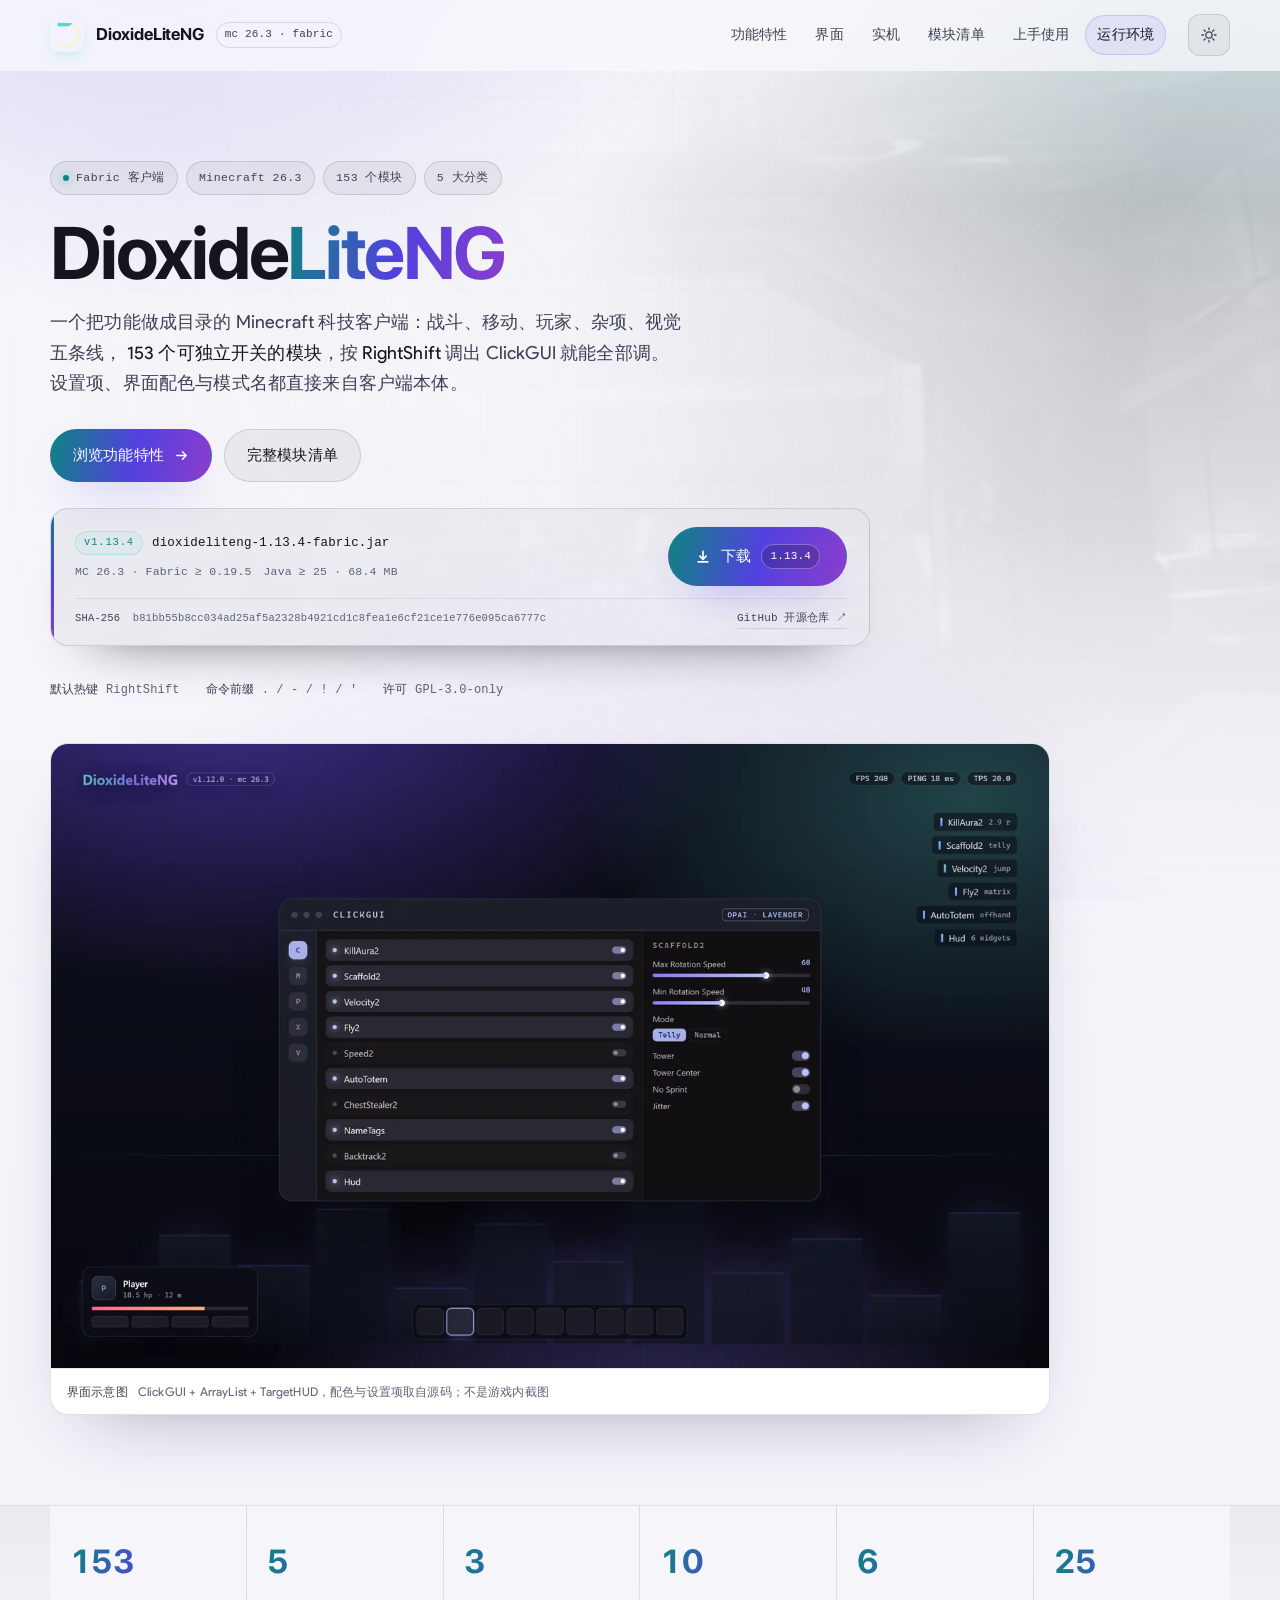
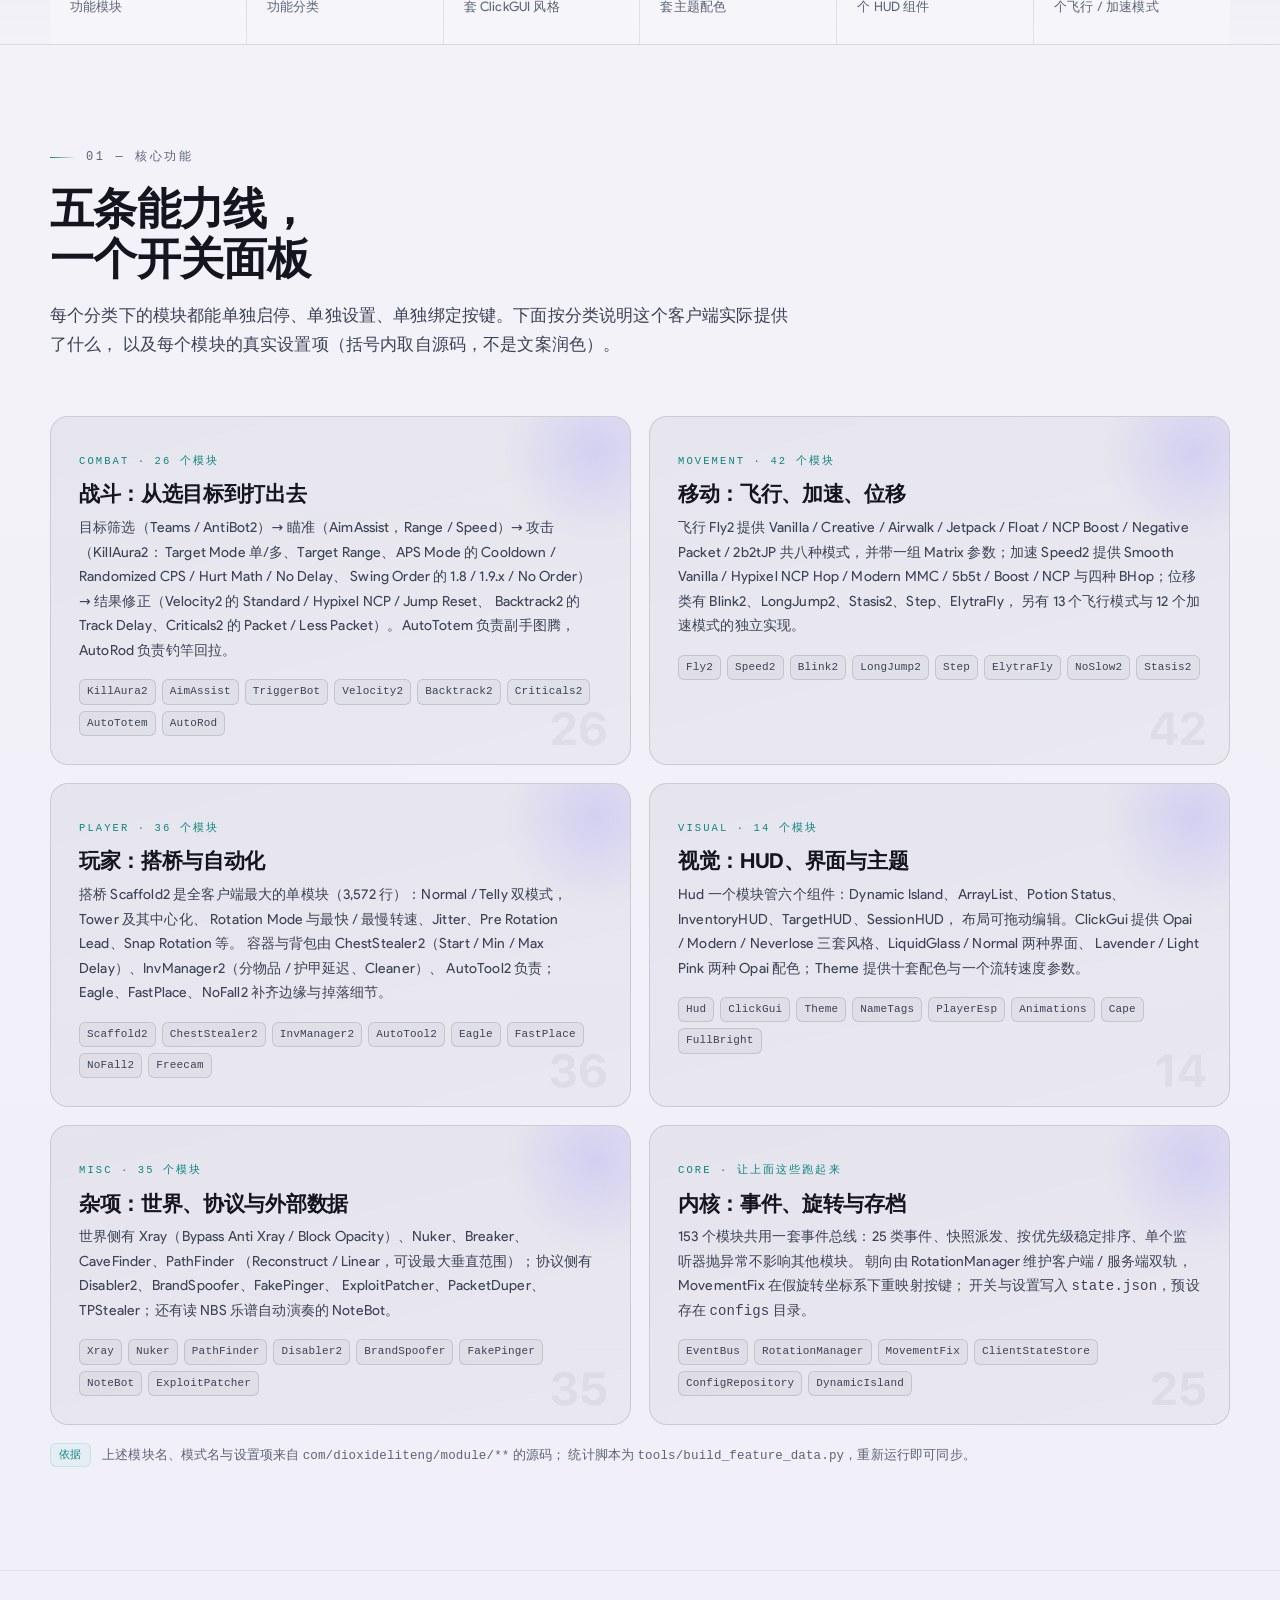
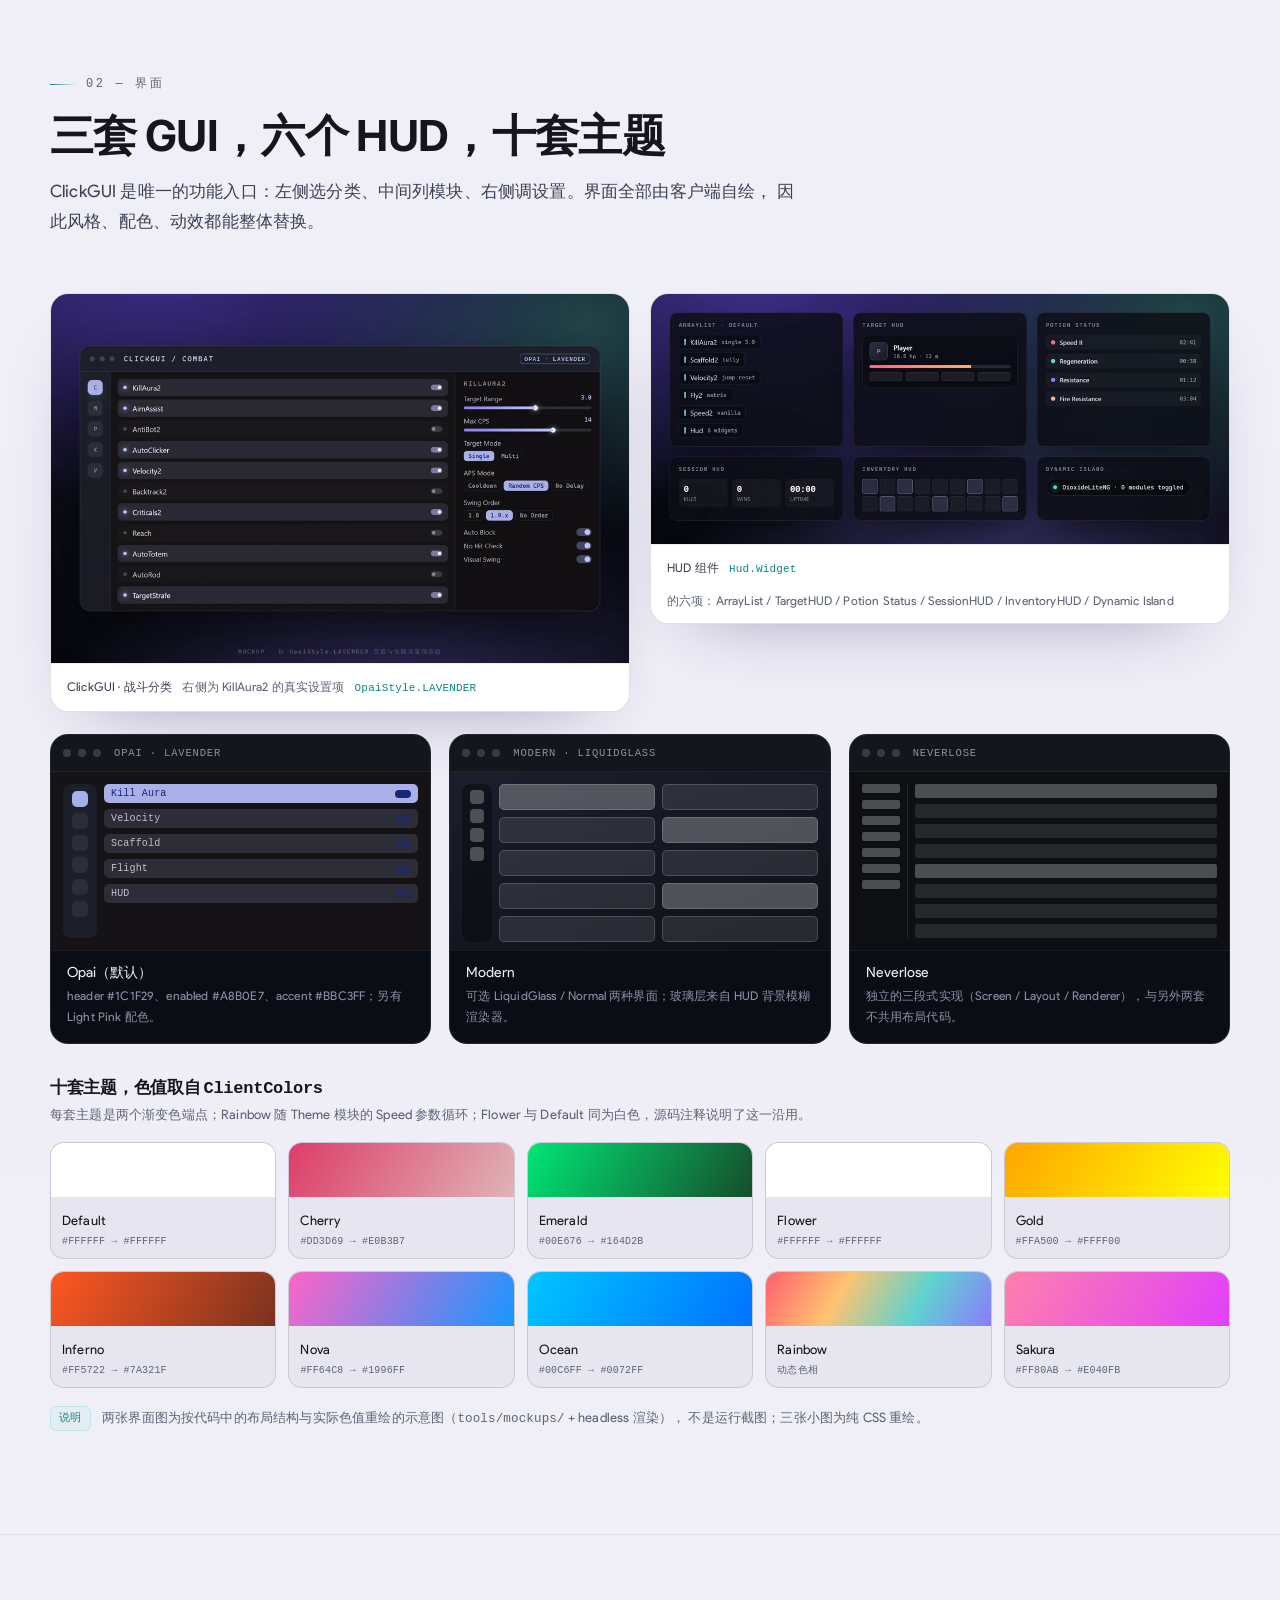
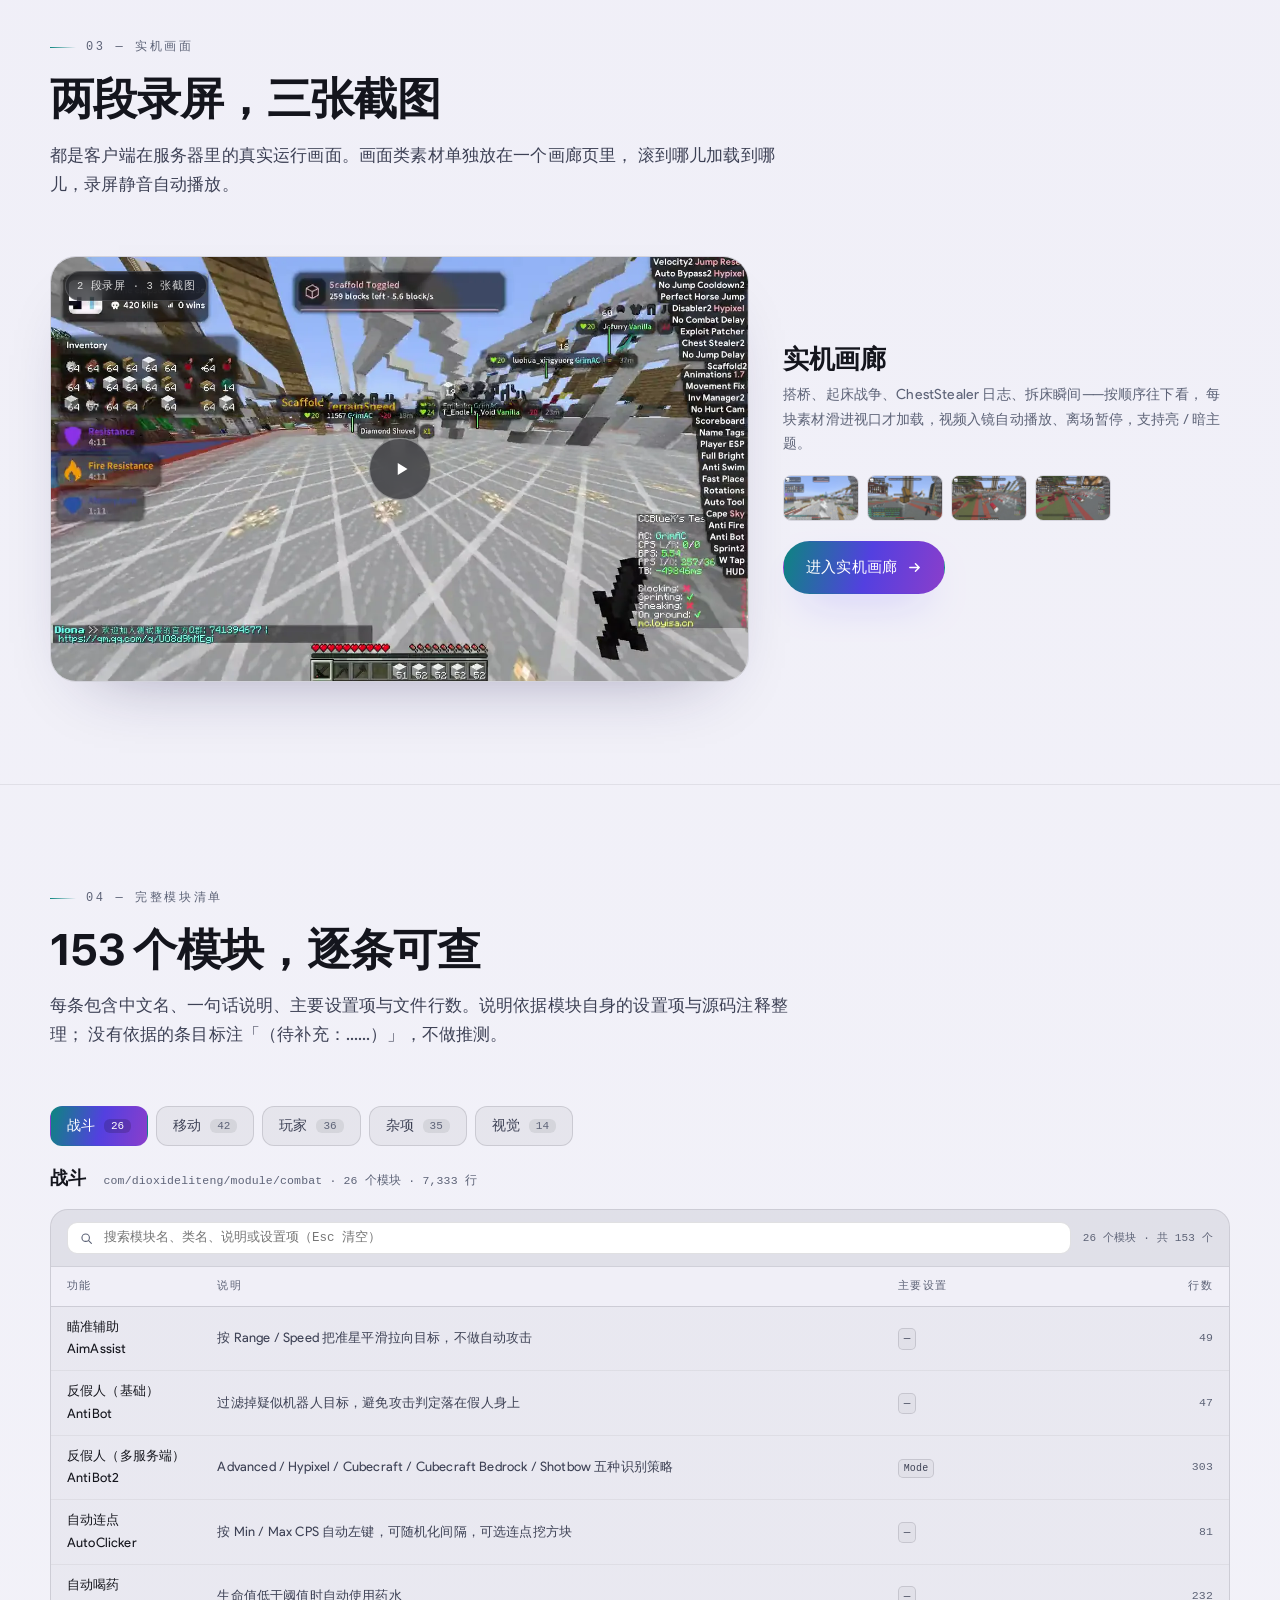
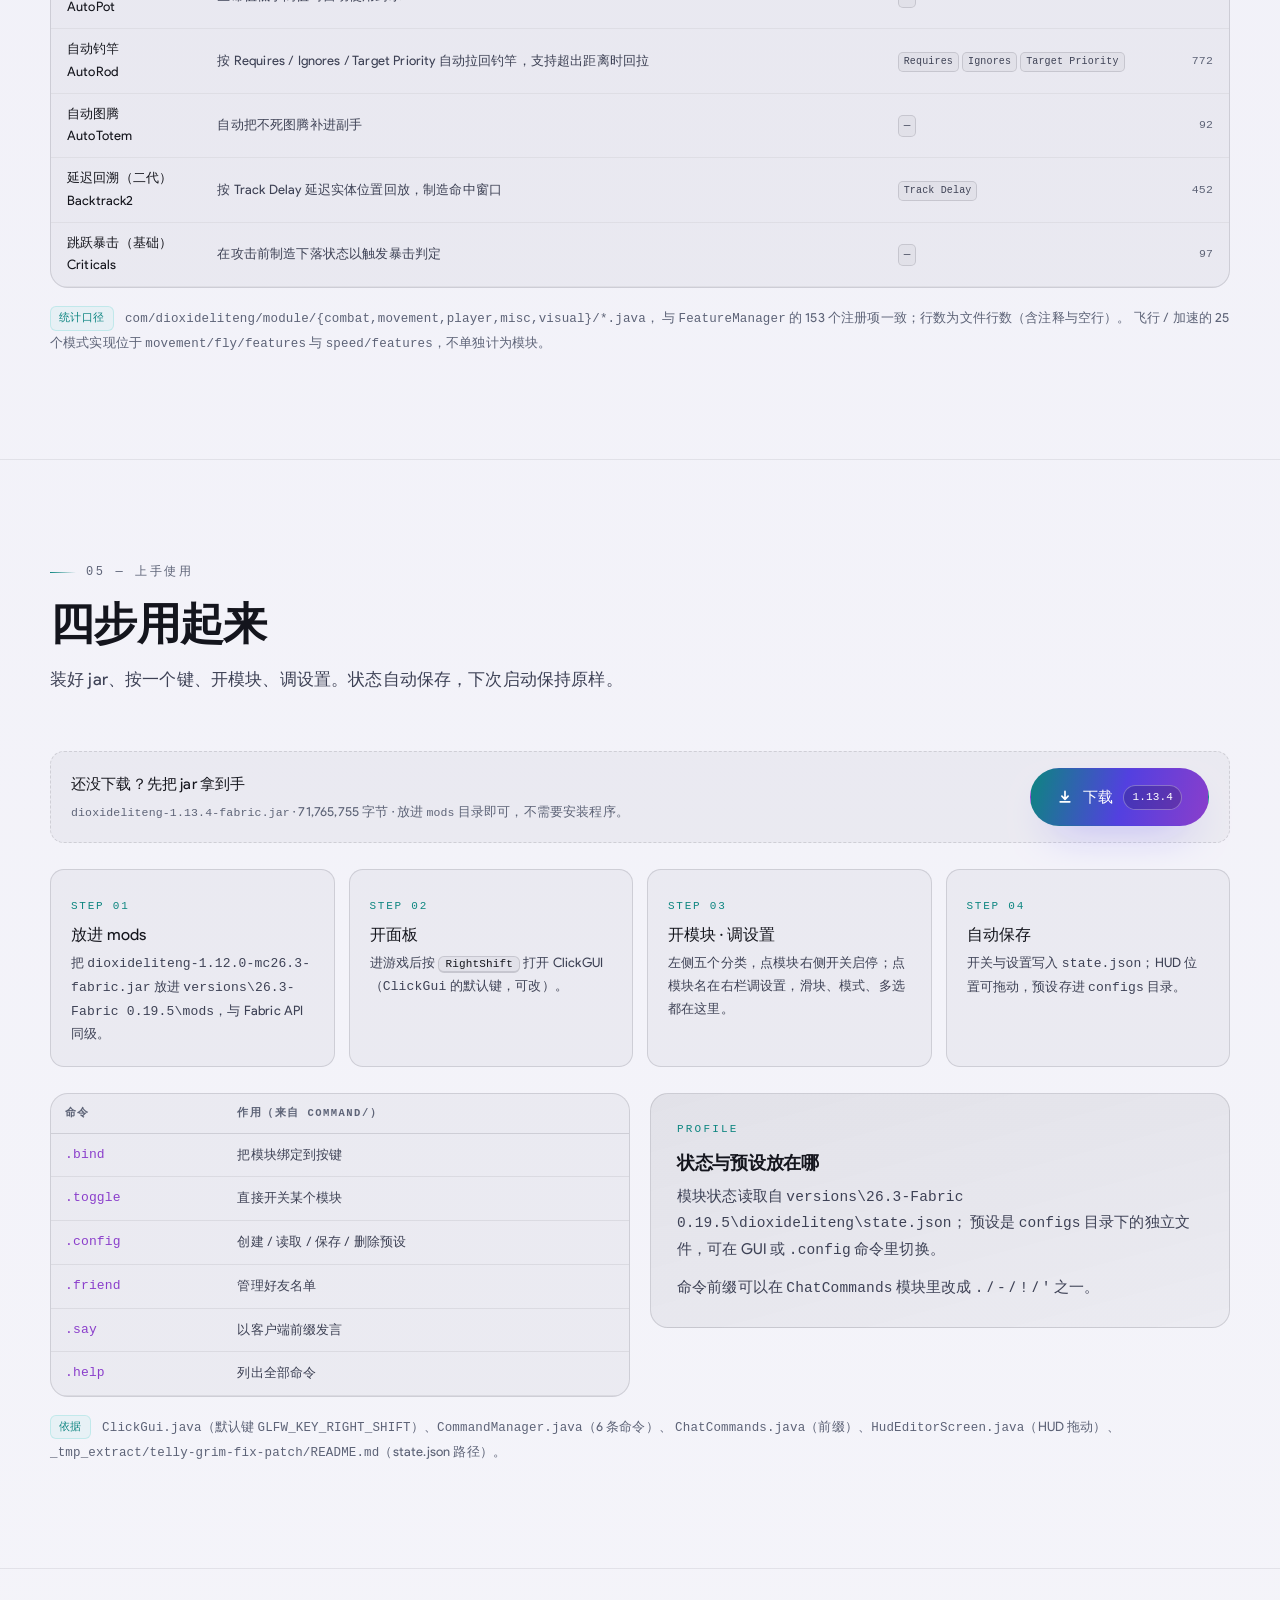
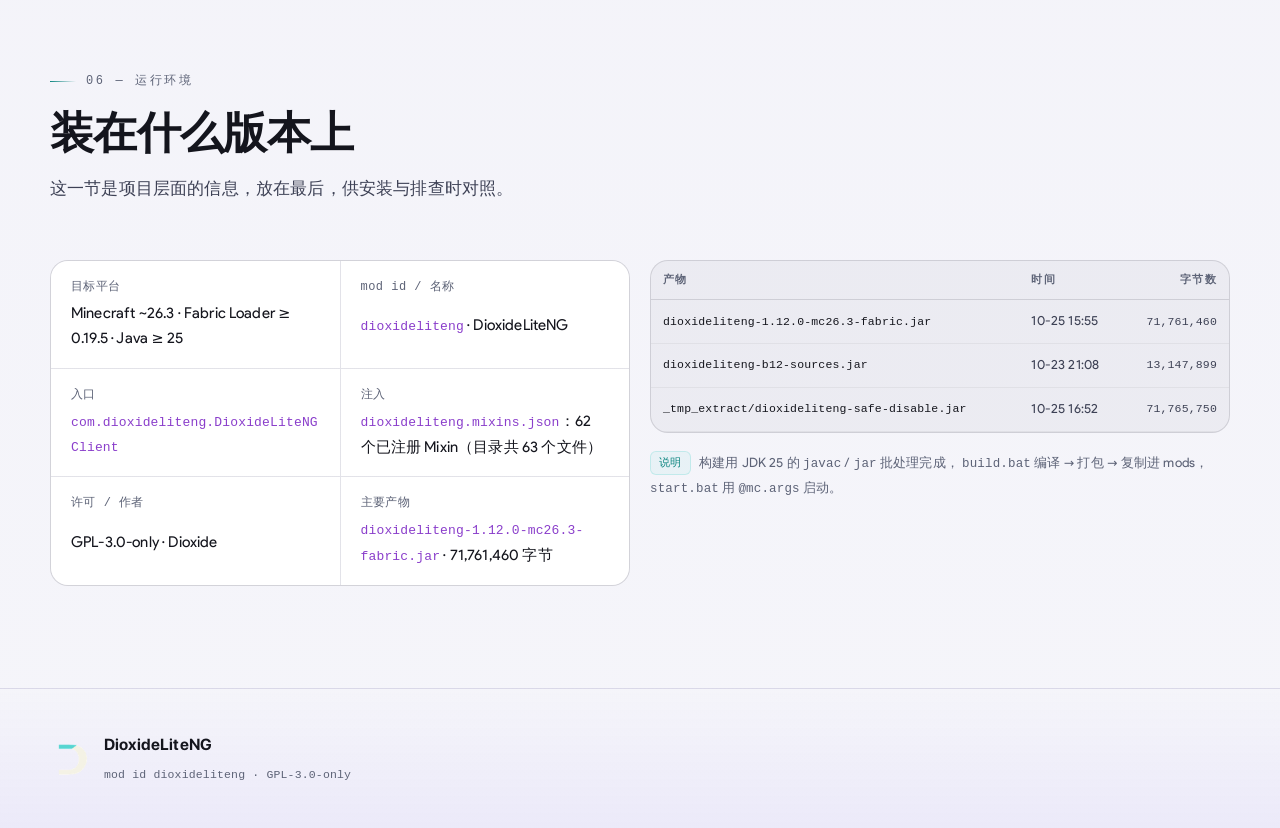
<file: index.html>
<!doctype html>
<html lang="zh-CN" data-theme="dark">
<head>
<meta charset="utf-8">
<meta name="viewport" content="width=device-width, initial-scale=1">
<title>DioxideLiteNG — Minecraft 科技客户端 · 功能与特性</title>
<meta name="description" content="DioxideLiteNG 是 Minecraft 26.3 / Fabric 的科技客户端：战斗、移动、玩家、杂项、视觉五类共 153 个模块，三套 ClickGUI、十套主题、六个 HUD 组件。">
<meta name="color-scheme" content="dark light">
<meta name="theme-color" content="#07080d">
<link rel="icon" href="assets/img/favicon.png" type="image/png">
<link rel="stylesheet" href="assets/css/site.css">
<script>
  // 在首帧之前定好主题，避免闪白/闪黑
  (function () {
    try {
      var saved = localStorage.getItem("dlx-theme");
      if (saved === "light" || saved === "dark") {
        document.documentElement.setAttribute("data-theme", saved);
      } else if (window.matchMedia && window.matchMedia("(prefers-color-scheme: light)").matches) {
        document.documentElement.setAttribute("data-theme", "light");
      }
    } catch (e) {}
  })();
</script>
<noscript><style>[data-reveal]{opacity:1 !important;transform:none !important}</style></noscript>
</head>
<body>
<div class="bg-scene" aria-hidden="true">
  <div class="bg-photo"></div>
  <div class="bg-grain"></div>
  <div class="bg-fade"></div>
</div>
<a class="skip" href="#features">跳到主要内容</a>

<header class="nav" id="nav">
  <div class="wrap nav-inner">
    <a class="brand" href="#top" aria-label="DioxideLiteNG 首页">
      <img src="assets/img/brand-icon.webp" alt="DioxideLiteNG 图标" width="34" height="34">
      <span class="brand-name">DioxideLiteNG</span>
      <span class="brand-ver">mc 26.3 · fabric</span>
    </a>

    <button class="nav-toggle" type="button" aria-label="展开导航" aria-expanded="false" aria-controls="nav-links">
      <span></span>
    </button>
    <nav class="nav-links" id="nav-links" aria-label="页面导航">
      <a href="#features">功能特性</a>
      <a href="#ui">界面</a>
      <a href="media.html">实机</a>
      <a href="#catalog">模块清单</a>
      <a href="#usage">上手使用</a>
      <a href="#runtime">运行环境</a>
    </nav>
    <button class="theme-btn" id="theme-toggle" type="button" aria-label="切换到亮色主题" aria-pressed="false" title="切换亮 / 暗主题">
      <svg class="i-moon" width="17" height="17" viewBox="0 0 24 24" fill="none" aria-hidden="true">
        <path d="M20 14.5A8.5 8.5 0 0 1 9.5 4a8.5 8.5 0 1 0 10.5 10.5Z" stroke="currentColor" stroke-width="1.7" stroke-linejoin="round"/>
      </svg>
      <svg class="i-sun" width="18" height="18" viewBox="0 0 24 24" fill="none" aria-hidden="true">
        <circle cx="12" cy="12" r="4.2" stroke="currentColor" stroke-width="1.7"/>
        <path d="M12 2.6v2.2M12 19.2v2.2M2.6 12h2.2M19.2 12h2.2M5.4 5.4l1.6 1.6M17 17l1.6 1.6M18.6 5.4 17 7M7 17l-1.6 1.6" stroke="currentColor" stroke-width="1.7" stroke-linecap="round"/>
      </svg>
    </button>
  </div>
</header>

<main id="top">

  <!-- ============ HERO ============ -->
  <section class="hero">
    <img class="hero-mark" src="assets/img/brand-icon.webp" alt="" aria-hidden="true" width="700" height="700">
    <div class="wrap hero-grid">
      <div class="hero-copy">
        <div class="badges">
          <span class="chip"><span class="dot"></span>Fabric 客户端</span>
          <span class="chip">Minecraft 26.3</span>
          <span class="chip">153 个模块</span>
          <span class="chip">5 大分类</span>
        </div>

        <h1>Dioxide<span class="grad">LiteNG</span></h1>

        <p class="hero-sub">
          一个把功能做成目录的 Minecraft 科技客户端：战斗、移动、玩家、杂项、视觉五条线，
          <strong>153 个可独立开关的模块</strong>，按 <strong>RightShift</strong> 调出 ClickGUI 就能全部调。
          设置项、界面配色与模式名都直接来自客户端本体。
        </p>

        <div class="hero-actions">
          <a class="btn btn-primary" href="#features">浏览功能特性
            <svg width="15" height="15" viewBox="0 0 16 16" fill="none" aria-hidden="true"><path d="M3 8h10M9 4l4 4-4 4" stroke="currentColor" stroke-width="1.6" stroke-linecap="round" stroke-linejoin="round"/></svg>
          </a>
          <a class="btn btn-ghost" href="#catalog">完整模块清单</a>
        </div>

        <!-- 下载：站内自带的客户端 jar，点击直接下载（与 index.html 同目录） -->
        <div class="dl-card" id="download">
          <div class="dl-info">
            <p class="dl-title">
              <span class="dl-badge">v1.13.4</span>
              <code>dioxideliteng-1.13.4-fabric.jar</code>
            </p>
            <p class="dl-spec"><span>MC 26.3 · Fabric ≥ 0.19.5</span><span>Java ≥ 25 · 68.4 MB</span></p>
          </div>
          <div class="dl-actions">
            <a class="btn btn-primary btn-dl" href="dioxideliteng-1.13.4-fabric.jar" download="dioxideliteng-1.13.4-fabric.jar">
              <svg width="16" height="16" viewBox="0 0 16 16" fill="none" aria-hidden="true"><path d="M8 2.4v7.4M4.9 7.2 8 10.3l3.1-3.1M3.2 12.8h9.6" stroke="currentColor" stroke-width="1.7" stroke-linecap="round" stroke-linejoin="round"/></svg>
              下载<span class="dl-ver">1.13.4</span>
            </a>
          </div>
          <p class="dl-foot">
            <span class="dl-hash"><b>SHA-256</b> b81bb55b8cc034ad25af5a2328b4921cd1c8fea1e6cf21ce1e776e095ca6777c</span>
            <a class="dl-repo" href="https://github.com/Easy-Dioxide/DioxideLite" target="_blank" rel="noopener noreferrer">GitHub 开源仓库 ↗</a>
          </p>
        </div>

        <div class="hero-meta">
          <span><b>默认热键</b> RightShift</span>
          <span><b>命令前缀</b> . / - / ! / '</span>
          <span><b>许可</b> GPL-3.0-only</span>
        </div>
      </div>

      <figure class="figure hero-visual">
        <img src="assets/img/hero-ui.webp" alt="DioxideLiteNG 客户端界面示意图：ClickGUI 窗口、模块列表与 HUD" width="1400" height="875">
        <figcaption><b>界面示意图</b> ClickGUI + ArrayList + TargetHUD，配色与设置项取自源码；不是游戏内截图</figcaption>
      </figure>
    </div>
  </section>

  <!-- ============ 指标 ============ -->
  <section class="metrics" aria-label="客户端关键指标">
    <div class="wrap">
      <div class="metrics-grid">
        <div class="metric"><span class="num" data-count="153">153</span><span class="cap">功能模块</span></div>
        <div class="metric"><span class="num" data-count="5">5</span><span class="cap">功能分类</span></div>
        <div class="metric"><span class="num" data-count="3">3</span><span class="cap">套 ClickGUI 风格</span></div>
        <div class="metric"><span class="num" data-count="10">10</span><span class="cap">套主题配色</span></div>
        <div class="metric"><span class="num" data-count="6">6</span><span class="cap">个 HUD 组件</span></div>
        <div class="metric"><span class="num" data-count="25">25</span><span class="cap">个飞行 / 加速模式</span></div>
      </div>
    </div>
  </section>

  <!-- ============ 01 核心功能 ============ -->
  <section class="section" id="features">
    <div class="wrap">
      <div class="section-head" data-reveal>
        <span class="eyebrow">01 — 核心功能</span>
        <h2>五条能力线，<br>一个开关面板</h2>
        <p class="lead">
          每个分类下的模块都能单独启停、单独设置、单独绑定按键。下面按分类说明这个客户端实际提供了什么，
          以及每个模块的真实设置项（括号内取自源码，不是文案润色）。
        </p>
      </div>

      <div class="feat-grid">
        <article class="feat" data-reveal>
          <span class="kicker">Combat · 26 个模块</span>
          <h3>战斗：从选目标到打出去</h3>
          <p>
            目标筛选（Teams / AntiBot2）→ 瞄准（AimAssist，Range / Speed）→ 攻击（KillAura2：
            Target Mode 单/多、Target Range、APS Mode 的 Cooldown / Randomized CPS / Hurt Math / No Delay、
            Swing Order 的 1.8 / 1.9.x / No Order）→ 结果修正（Velocity2 的 Standard / Hypixel NCP / Jump Reset、
            Backtrack2 的 Track Delay、Criticals2 的 Packet / Less Packet）。AutoTotem 负责副手图腾，
            AutoRod 负责钓竿回拉。
          </p>
          <div class="mods">
            <code>KillAura2</code><code>AimAssist</code><code>TriggerBot</code><code>Velocity2</code>
            <code>Backtrack2</code><code>Criticals2</code><code>AutoTotem</code><code>AutoRod</code>
          </div>
          <span class="num">26</span>
        </article>

        <article class="feat" data-reveal>
          <span class="kicker">Movement · 42 个模块</span>
          <h3>移动：飞行、加速、位移</h3>
          <p>
            飞行 Fly2 提供 Vanilla / Creative / Airwalk / Jetpack / Float / NCP Boost / Negative Packet / 2b2tJP
            共八种模式，并带一组 Matrix 参数；加速 Speed2 提供 Smooth Vanilla / Hypixel NCP Hop / Modern MMC /
            5b5t / Boost / NCP 与四种 BHop；位移类有 Blink2、LongJump2、Stasis2、Step、ElytraFly，
            另有 13 个飞行模式与 12 个加速模式的独立实现。
          </p>
          <div class="mods">
            <code>Fly2</code><code>Speed2</code><code>Blink2</code><code>LongJump2</code>
            <code>Step</code><code>ElytraFly</code><code>NoSlow2</code><code>Stasis2</code>
          </div>
          <span class="num">42</span>
        </article>

        <article class="feat" data-reveal>
          <span class="kicker">Player · 36 个模块</span>
          <h3>玩家：搭桥与自动化</h3>
          <p>
            搭桥 Scaffold2 是全客户端最大的单模块（3,572 行）：Normal / Telly 双模式，Tower 及其中心化、
            Rotation Mode 与最快 / 最慢转速、Jitter、Pre Rotation Lead、Snap Rotation 等。
            容器与背包由 ChestStealer2（Start / Min / Max Delay）、InvManager2（分物品 / 护甲延迟、Cleaner）、
            AutoTool2 负责；Eagle、FastPlace、NoFall2 补齐边缘与掉落细节。
          </p>
          <div class="mods">
            <code>Scaffold2</code><code>ChestStealer2</code><code>InvManager2</code><code>AutoTool2</code>
            <code>Eagle</code><code>FastPlace</code><code>NoFall2</code><code>Freecam</code>
          </div>
          <span class="num">36</span>
        </article>

        <article class="feat" data-reveal>
          <span class="kicker">Visual · 14 个模块</span>
          <h3>视觉：HUD、界面与主题</h3>
          <p>
            Hud 一个模块管六个组件：Dynamic Island、ArrayList、Potion Status、InventoryHUD、TargetHUD、SessionHUD，
            布局可拖动编辑。ClickGui 提供 Opai / Modern / Neverlose 三套风格、LiquidGlass / Normal 两种界面、
            Lavender / Light Pink 两种 Opai 配色；Theme 提供十套配色与一个流转速度参数。
          </p>
          <div class="mods">
            <code>Hud</code><code>ClickGui</code><code>Theme</code><code>NameTags</code>
            <code>PlayerEsp</code><code>Animations</code><code>Cape</code><code>FullBright</code>
          </div>
          <span class="num">14</span>
        </article>

        <article class="feat" data-reveal>
          <span class="kicker">Misc · 35 个模块</span>
          <h3>杂项：世界、协议与外部数据</h3>
          <p>
            世界侧有 Xray（Bypass Anti Xray / Block Opacity）、Nuker、Breaker、CaveFinder、PathFinder
            （Reconstruct / Linear，可设最大垂直范围）；协议侧有 Disabler2、BrandSpoofer、FakePinger、
            ExploitPatcher、PacketDuper、TPStealer；还有读 NBS 乐谱自动演奏的 NoteBot。
          </p>
          <div class="mods">
            <code>Xray</code><code>Nuker</code><code>PathFinder</code><code>Disabler2</code>
            <code>BrandSpoofer</code><code>FakePinger</code><code>NoteBot</code><code>ExploitPatcher</code>
          </div>
          <span class="num">35</span>
        </article>

        <article class="feat" data-reveal>
          <span class="kicker">Core · 让上面这些跑起来</span>
          <h3>内核：事件、旋转与存档</h3>
          <p>
            153 个模块共用一套事件总线：25 类事件、快照派发、按优先级稳定排序、单个监听器抛异常不影响其他模块。
            朝向由 RotationManager 维护客户端 / 服务端双轨，MovementFix 在假旋转坐标系下重映射按键；
            开关与设置写入 <code>state.json</code>，预设存在 <code>configs</code> 目录。
          </p>
          <div class="mods">
            <code>EventBus</code><code>RotationManager</code><code>MovementFix</code>
            <code>ClientStateStore</code><code>ConfigRepository</code><code>DynamicIsland</code>
          </div>
          <span class="num">25</span>
        </article>
      </div>

      <p class="source-note" data-reveal>
        <span>依据</span>
        上述模块名、模式名与设置项来自 <code>com/dioxideliteng/module/**</code> 的源码；
        统计脚本为 <code>tools/build_feature_data.py</code>，重新运行即可同步。
      </p>
    </div>
  </section>

  <!-- ============ 02 界面 ============ -->
  <section class="section" id="ui">
    <div class="wrap">
      <div class="section-head" data-reveal>
        <span class="eyebrow">02 — 界面</span>
        <h2>三套 GUI，六个 HUD，十套主题</h2>
        <p class="lead">
          ClickGUI 是唯一的功能入口：左侧选分类、中间列模块、右侧调设置。界面全部由客户端自绘，
          因此风格、配色、动效都能整体替换。
        </p>
      </div>

      <div class="grid-2" data-reveal style="align-items:start">
        <figure class="figure" style="margin:0">
          <img src="assets/img/ui-clickgui.webp" alt="ClickGUI 战斗分类示意图：模块列表与 KillAura2 设置面板" width="1000" height="640">
          <figcaption><b>ClickGUI · 战斗分类</b> 右侧为 KillAura2 的真实设置项 <code>OpaiStyle.LAVENDER</code></figcaption>
        </figure>
        <figure class="figure" style="margin:0">
          <img src="assets/img/ui-hud.webp" alt="HUD 六个组件的排版示意图" width="1060" height="460">
          <figcaption><b>HUD 组件</b> <code>Hud.Widget</code> 的六项：ArrayList / TargetHUD / Potion Status / SessionHUD / InventoryHUD / Dynamic Island</figcaption>
        </figure>
      </div>

      <div class="ui-grid" data-reveal style="margin-top:22px">
        <figure class="mock" style="margin:0">
          <div class="mock-head"><i></i><i></i><i></i><span>OPAI · LAVENDER</span></div>
          <div class="mock-body mock-opai">
            <div class="rail"><i class="on"></i><i></i><i></i><i></i><i></i><i></i></div>
            <div class="list">
              <div class="row on">Kill Aura<span class="pill"></span></div>
              <div class="row">Velocity<span class="pill"></span></div>
              <div class="row">Scaffold<span class="pill"></span></div>
              <div class="row">Flight<span class="pill"></span></div>
              <div class="row">HUD<span class="pill"></span></div>
            </div>
          </div>
          <figcaption class="mock-cap"><h4>Opai（默认）</h4><p>header #1C1F29、enabled #A8B0E7、accent #BBC3FF；另有 Light Pink 配色。</p></figcaption>
        </figure>

        <figure class="mock" style="margin:0">
          <div class="mock-head"><i></i><i></i><i></i><span>MODERN · LIQUIDGLASS</span></div>
          <div class="mock-body mock-modern">
            <div class="rail"><i></i><i></i><i></i><i></i></div>
            <div class="cols">
              <div class="tile hi"></div><div class="tile"></div>
              <div class="tile"></div><div class="tile hi"></div>
              <div class="tile"></div><div class="tile"></div>
              <div class="tile"></div><div class="tile hi"></div>
              <div class="tile"></div><div class="tile"></div>
            </div>
          </div>
          <figcaption class="mock-cap"><h4>Modern</h4><p>可选 LiquidGlass / Normal 两种界面；玻璃层来自 HUD 背景模糊渲染器。</p></figcaption>
        </figure>

        <figure class="mock" style="margin:0">
          <div class="mock-head"><i></i><i></i><i></i><span>NEVERLOSE</span></div>
          <div class="mock-body mock-nl">
            <div class="rail"><i></i><i></i><i></i><i></i><i></i><i></i><i></i></div>
            <div class="rows">
              <div class="row hi"></div><div class="row"></div><div class="row"></div>
              <div class="row"></div><div class="row hi"></div><div class="row"></div>
              <div class="row"></div><div class="row"></div>
            </div>
          </div>
          <figcaption class="mock-cap"><h4>Neverlose</h4><p>独立的三段式实现（Screen / Layout / Renderer），与另外两套不共用布局代码。</p></figcaption>
        </figure>
      </div>

      <div style="margin-top:34px" data-reveal>
        <h3 style="font-size:17px;margin-bottom:6px">十套主题，色值取自 <code>ClientColors</code></h3>
        <p class="muted small" style="margin-bottom:16px">每套主题是两个渐变色端点；Rainbow 随 Theme 模块的 Speed 参数循环；Flower 与 Default 同为白色，源码注释说明了这一沿用。</p>
        <div class="themes">
          <div class="swatch"><div class="bar" style="background:linear-gradient(120deg,#ffffff,#ffffff)"></div><div class="meta"><span class="name">Default</span><span class="hex">#FFFFFF → #FFFFFF</span></div></div>
          <div class="swatch"><div class="bar" style="background:linear-gradient(120deg,#dd3d69,#e0b3b7)"></div><div class="meta"><span class="name">Cherry</span><span class="hex">#DD3D69 → #E0B3B7</span></div></div>
          <div class="swatch"><div class="bar" style="background:linear-gradient(120deg,#00e676,#164d2b)"></div><div class="meta"><span class="name">Emerald</span><span class="hex">#00E676 → #164D2B</span></div></div>
          <div class="swatch"><div class="bar" style="background:linear-gradient(120deg,#ffffff,#ffffff)"></div><div class="meta"><span class="name">Flower</span><span class="hex">#FFFFFF → #FFFFFF</span></div></div>
          <div class="swatch"><div class="bar" style="background:linear-gradient(120deg,#ffa500,#ffff00)"></div><div class="meta"><span class="name">Gold</span><span class="hex">#FFA500 → #FFFF00</span></div></div>
          <div class="swatch"><div class="bar" style="background:linear-gradient(120deg,#ff5722,#7a321f)"></div><div class="meta"><span class="name">Inferno</span><span class="hex">#FF5722 → #7A321F</span></div></div>
          <div class="swatch"><div class="bar" style="background:linear-gradient(120deg,#ff64c8,#1996ff)"></div><div class="meta"><span class="name">Nova</span><span class="hex">#FF64C8 → #1996FF</span></div></div>
          <div class="swatch"><div class="bar" style="background:linear-gradient(120deg,#00c6ff,#0072ff)"></div><div class="meta"><span class="name">Ocean</span><span class="hex">#00C6FF → #0072FF</span></div></div>
          <div class="swatch"><div class="bar" style="background:linear-gradient(120deg,#ff5f6d,#ffc371,#5fd3ce,#8b7bff)"></div><div class="meta"><span class="name">Rainbow</span><span class="hex">动态色相</span></div></div>
          <div class="swatch"><div class="bar" style="background:linear-gradient(120deg,#ff80ab,#e040fb)"></div><div class="meta"><span class="name">Sakura</span><span class="hex">#FF80AB → #E040FB</span></div></div>
        </div>
      </div>

      <p class="source-note" data-reveal>
        <span>说明</span>
        两张界面图为按代码中的布局结构与实际色值重绘的示意图（<code>tools/mockups/</code> + headless 渲染），
        不是运行截图；三张小图为纯 CSS 重绘。
      </p>
    </div>
  </section>

  <!-- ============ 03 实机画面（导流到画廊页） ============ -->
  <section class="section" id="shots">
    <div class="wrap">
      <div class="section-head" data-reveal>
        <span class="eyebrow">03 — 实机画面</span>
        <h2>两段录屏，三张截图</h2>
        <p class="lead">
          都是客户端在服务器里的真实运行画面。画面类素材单独放在一个画廊页里，
          滚到哪儿加载到哪儿，录屏静音自动播放。
        </p>
      </div>

      <div class="teaser" data-reveal>
        <a class="teaser-visual" href="media.html" aria-label="打开实机画廊">
          <img src="assets/img/poster-pvp.webp" alt="实机录屏封面：搭桥与靶场" width="1280" height="778">
          <span class="teaser-play" aria-hidden="true">
            <svg viewBox="0 0 24 24" fill="none"><path d="M9 6.5 18 12l-9 5.5V6.5Z" fill="currentColor"/></svg>
          </span>
          <span class="teaser-badge">2 段录屏 · 3 张截图</span>
        </a>

        <div>
          <h3>实机画廊</h3>
          <p class="muted" style="font-size:14px">
            搭桥、起床战争、ChestStealer 日志、拆床瞬间——按顺序往下看，
            每块素材滑进视口才加载，视频入镜自动播放、离场暂停，支持亮 / 暗主题。
          </p>
          <div class="thumbs">
            <img src="assets/img/shot-arena.webp" alt="截图：搭桥 HUD" width="76" height="46" loading="lazy">
            <img src="assets/img/shot-chest.webp" alt="截图：开箱日志" width="76" height="46" loading="lazy">
            <img src="assets/img/shot-bed.webp" alt="截图：拆床瞬间" width="76" height="46" loading="lazy">
            <img src="assets/img/poster-bedwars.webp" alt="录屏封面：起床战争" width="76" height="46" loading="lazy">
          </div>
          <a class="btn btn-primary" href="media.html" style="margin-top:20px">
            进入实机画廊
            <svg width="15" height="15" viewBox="0 0 16 16" fill="none" aria-hidden="true"><path d="M3 8h10M9 4l4 4-4 4" stroke="currentColor" stroke-width="1.6" stroke-linecap="round" stroke-linejoin="round"/></svg>
          </a>
        </div>
      </div>
    </div>
  </section>

  <!-- ============ 04 模块清单 ============ -->
  <section class="section" id="catalog">
    <div class="wrap">
      <div class="section-head" data-reveal>
        <span class="eyebrow">04 — 完整模块清单</span>
        <h2>153 个模块，逐条可查</h2>
        <p class="lead">
          每条包含中文名、一句话说明、主要设置项与文件行数。说明依据模块自身的设置项与源码注释整理；
          没有依据的条目标注「（待补充：……）」，不做推测。
        </p>
      </div>

      <div class="tabs" id="mod-tabs" role="tablist" aria-label="模块分类"></div>

      <div class="cat-head" data-reveal>
        <h3 id="cat-title">战斗</h3>
        <span class="meta" id="cat-meta">com/dioxideliteng/module/combat · 26 个模块 · 7,333 行</span>
      </div>

      <div class="table-shell" data-reveal>
        <div class="table-bar">
          <label class="search">
            <svg width="13" height="13" viewBox="0 0 16 16" fill="none" aria-hidden="true"><circle cx="7" cy="7" r="4.6" stroke="currentColor" stroke-width="1.4"/><path d="M10.6 10.6L14 14" stroke="currentColor" stroke-width="1.4" stroke-linecap="round"/></svg>
            <input id="mod-search" type="search" placeholder="搜索模块名、类名、说明或设置项（Esc 清空）" aria-label="搜索模块">
          </label>
          <span class="hint" id="mod-hint">153 个模块</span>
        </div>
        <div class="mtable">
          <table>
            <thead>
              <tr>
                <th scope="col">功能</th>
                <th scope="col">说明</th>
                <th scope="col">主要设置</th>
                <th scope="col" style="text-align:right">行数</th>
              </tr>
            </thead>
            <tbody id="mod-rows"></tbody>
            <tbody id="mod-empty" hidden><tr><td class="empty" colspan="4">未匹配到模块</td></tr></tbody>
          </table>
        </div>
      </div>

      <p class="source-note" data-reveal>
        <span>统计口径</span>
        <code>com/dioxideliteng/module/{combat,movement,player,misc,visual}/*.java</code>，
        与 <code>FeatureManager</code> 的 153 个注册项一致；行数为文件行数（含注释与空行）。
        飞行 / 加速的 25 个模式实现位于 <code>movement/fly/features</code> 与 <code>speed/features</code>，不单独计为模块。
      </p>
    </div>
  </section>

  <!-- ============ 05 上手 ============ -->
  <section class="section" id="usage">
    <div class="wrap">
      <div class="section-head" data-reveal>
        <span class="eyebrow">05 — 上手使用</span>
        <h2>四步用起来</h2>
        <p class="lead">装好 jar、按一个键、开模块、调设置。状态自动保存，下次启动保持原样。</p>
      </div>

      <div class="dl-strip" data-reveal>
        <div class="dl-strip-txt">
          <strong>还没下载？先把 jar 拿到手</strong>
          <span class="muted small"><code>dioxideliteng-1.13.4-fabric.jar</code> · 71,765,755 字节 · 放进 <code>mods</code> 目录即可，不需要安装程序。</span>
        </div>
        <a class="btn btn-primary btn-dl" href="dioxideliteng-1.13.4-fabric.jar" download="dioxideliteng-1.13.4-fabric.jar">
          <svg width="16" height="16" viewBox="0 0 16 16" fill="none" aria-hidden="true"><path d="M8 2.4v7.4M4.9 7.2 8 10.3l3.1-3.1M3.2 12.8h9.6" stroke="currentColor" stroke-width="1.7" stroke-linecap="round" stroke-linejoin="round"/></svg>
          下载<span class="dl-ver">1.13.4</span>
        </a>
      </div>

      <div class="usage" data-reveal>
        <div class="step">
          <span class="n">STEP 01</span>
          <h4>放进 mods</h4>
          <p>把 <code>dioxideliteng-1.12.0-mc26.3-fabric.jar</code> 放进 <code>versions\26.3-Fabric 0.19.5\mods</code>，与 Fabric API 同级。</p>
        </div>
        <div class="step">
          <span class="n">STEP 02</span>
          <h4>开面板</h4>
          <p>进游戏后按 <kbd>RightShift</kbd> 打开 ClickGUI（<code>ClickGui</code> 的默认键，可改）。</p>
        </div>
        <div class="step">
          <span class="n">STEP 03</span>
          <h4>开模块 · 调设置</h4>
          <p>左侧五个分类，点模块右侧开关启停；点模块名在右栏调设置，滑块、模式、多选都在这里。</p>
        </div>
        <div class="step">
          <span class="n">STEP 04</span>
          <h4>自动保存</h4>
          <p>开关与设置写入 <code>state.json</code>；HUD 位置可拖动，预设存进 <code>configs</code> 目录。</p>
        </div>
      </div>

      <div class="grid-2" data-reveal style="margin-top:26px;align-items:start">
        <div class="table-shell">
          <table class="cmd-table">
            <thead><tr><th scope="col">命令</th><th scope="col">作用（来自 <code>command/</code>）</th></tr></thead>
            <tbody>
              <tr><td>.bind</td><td>把模块绑定到按键</td></tr>
              <tr><td>.toggle</td><td>直接开关某个模块</td></tr>
              <tr><td>.config</td><td>创建 / 读取 / 保存 / 删除预设</td></tr>
              <tr><td>.friend</td><td>管理好友名单</td></tr>
              <tr><td>.say</td><td>以客户端前缀发言</td></tr>
              <tr><td>.help</td><td>列出全部命令</td></tr>
            </tbody>
          </table>
        </div>
        <div class="card">
          <span class="idx">PROFILE</span>
          <h3>状态与预设放在哪</h3>
          <p>
            模块状态读取自 <code>versions\26.3-Fabric 0.19.5\dioxideliteng\state.json</code>；
            预设是 <code>configs</code> 目录下的独立文件，可在 GUI 或 <code>.config</code> 命令里切换。
          </p>
          <p style="margin-top:12px">
            命令前缀可以在 <code>ChatCommands</code> 模块里改成 <code>.</code> / <code>-</code> / <code>!</code> / <code>'</code> 之一。
          </p>
        </div>
      </div>

      <p class="source-note" data-reveal>
        <span>依据</span>
        <code>ClickGui.java</code>（默认键 <code>GLFW_KEY_RIGHT_SHIFT</code>）、<code>CommandManager.java</code>（6 条命令）、
        <code>ChatCommands.java</code>（前缀）、<code>HudEditorScreen.java</code>（HUD 拖动）、<code>_tmp_extract/telly-grim-fix-patch/README.md</code>（state.json 路径）。
      </p>
    </div>
  </section>

  <!-- ============ 06 运行环境 ============ -->
  <section class="section" id="runtime">
    <div class="wrap">
      <div class="section-head" data-reveal>
        <span class="eyebrow">06 — 运行环境</span>
        <h2>装在什么版本上</h2>
        <p class="lead">这一节是项目层面的信息，放在最后，供安装与排查时对照。</p>
      </div>

      <div class="runtime">
        <div class="spec" data-reveal>
          <div><dt>目标平台</dt><dd>Minecraft ~26.3 · Fabric Loader ≥ 0.19.5 · Java ≥ 25</dd></div>
          <div><dt>mod id / 名称</dt><dd><code>dioxideliteng</code> · DioxideLiteNG</dd></div>
          <div><dt>入口</dt><dd><code>com.dioxideliteng.DioxideLiteNGClient</code></dd></div>
          <div><dt>注入</dt><dd><code>dioxideliteng.mixins.json</code>：62 个已注册 Mixin（目录共 63 个文件）</dd></div>
          <div><dt>许可 / 作者</dt><dd>GPL-3.0-only · Dioxide</dd></div>
          <div><dt>主要产物</dt><dd><code>dioxideliteng-1.12.0-mc26.3-fabric.jar</code> · 71,761,460 字节</dd></div>
        </div>

        <div data-reveal>
          <div class="table-shell">
            <table class="artifacts">
              <thead><tr><th scope="col">产物</th><th scope="col">时间</th><th scope="col" style="text-align:right">字节数</th></tr></thead>
              <tbody>
                <tr><td>dioxideliteng-1.12.0-mc26.3-fabric.jar</td><td>10-25 15:55</td><td class="num">71,761,460</td></tr>
                <tr><td>dioxideliteng-b12-sources.jar</td><td>10-23 21:08</td><td class="num">13,147,899</td></tr>
                <tr><td>_tmp_extract/dioxideliteng-safe-disable.jar</td><td>10-25 16:52</td><td class="num">71,765,750</td></tr>
              </tbody>
            </table>
          </div>
          <p class="source-note"><span>说明</span>构建用 JDK 25 的 <code>javac</code> / <code>jar</code> 批处理完成，
            <code>build.bat</code> 编译 → 打包 → 复制进 mods，<code>start.bat</code> 用 <code>@mc.args</code> 启动。</p>
        </div>
      </div>
    </div>
  </section>

</main>

<footer>
  <div class="wrap foot">
    <div class="foot-brand">
      <img src="assets/img/brand-icon.webp" alt="DioxideLiteNG 图标" width="40" height="40">
      <div>
        <strong>DioxideLiteNG</strong>
        <span>mod id dioxideliteng · GPL-3.0-only</span>
      </div>
    </div>
  </div>
</footer>

<script src="assets/js/feature-data.js"></script>
<script src="assets/js/site.js"></script>
</body>
</html>
</file>
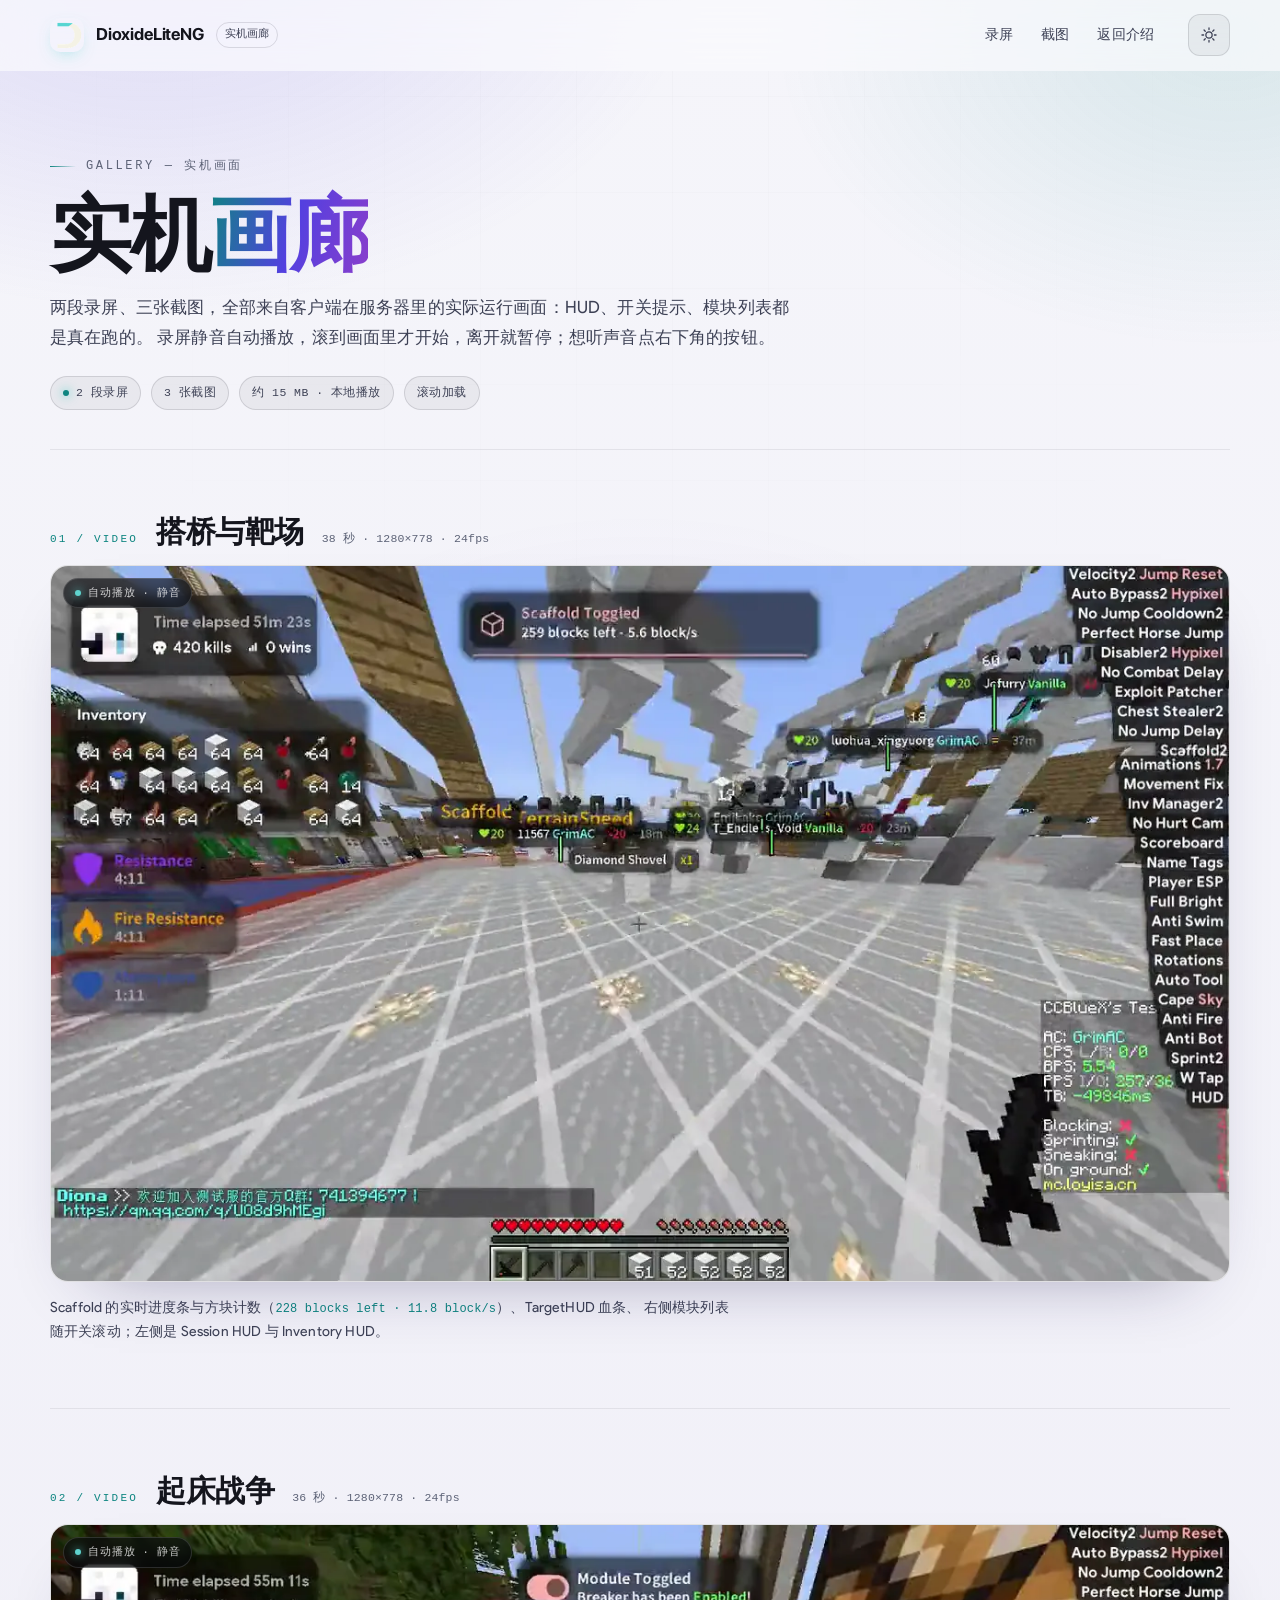
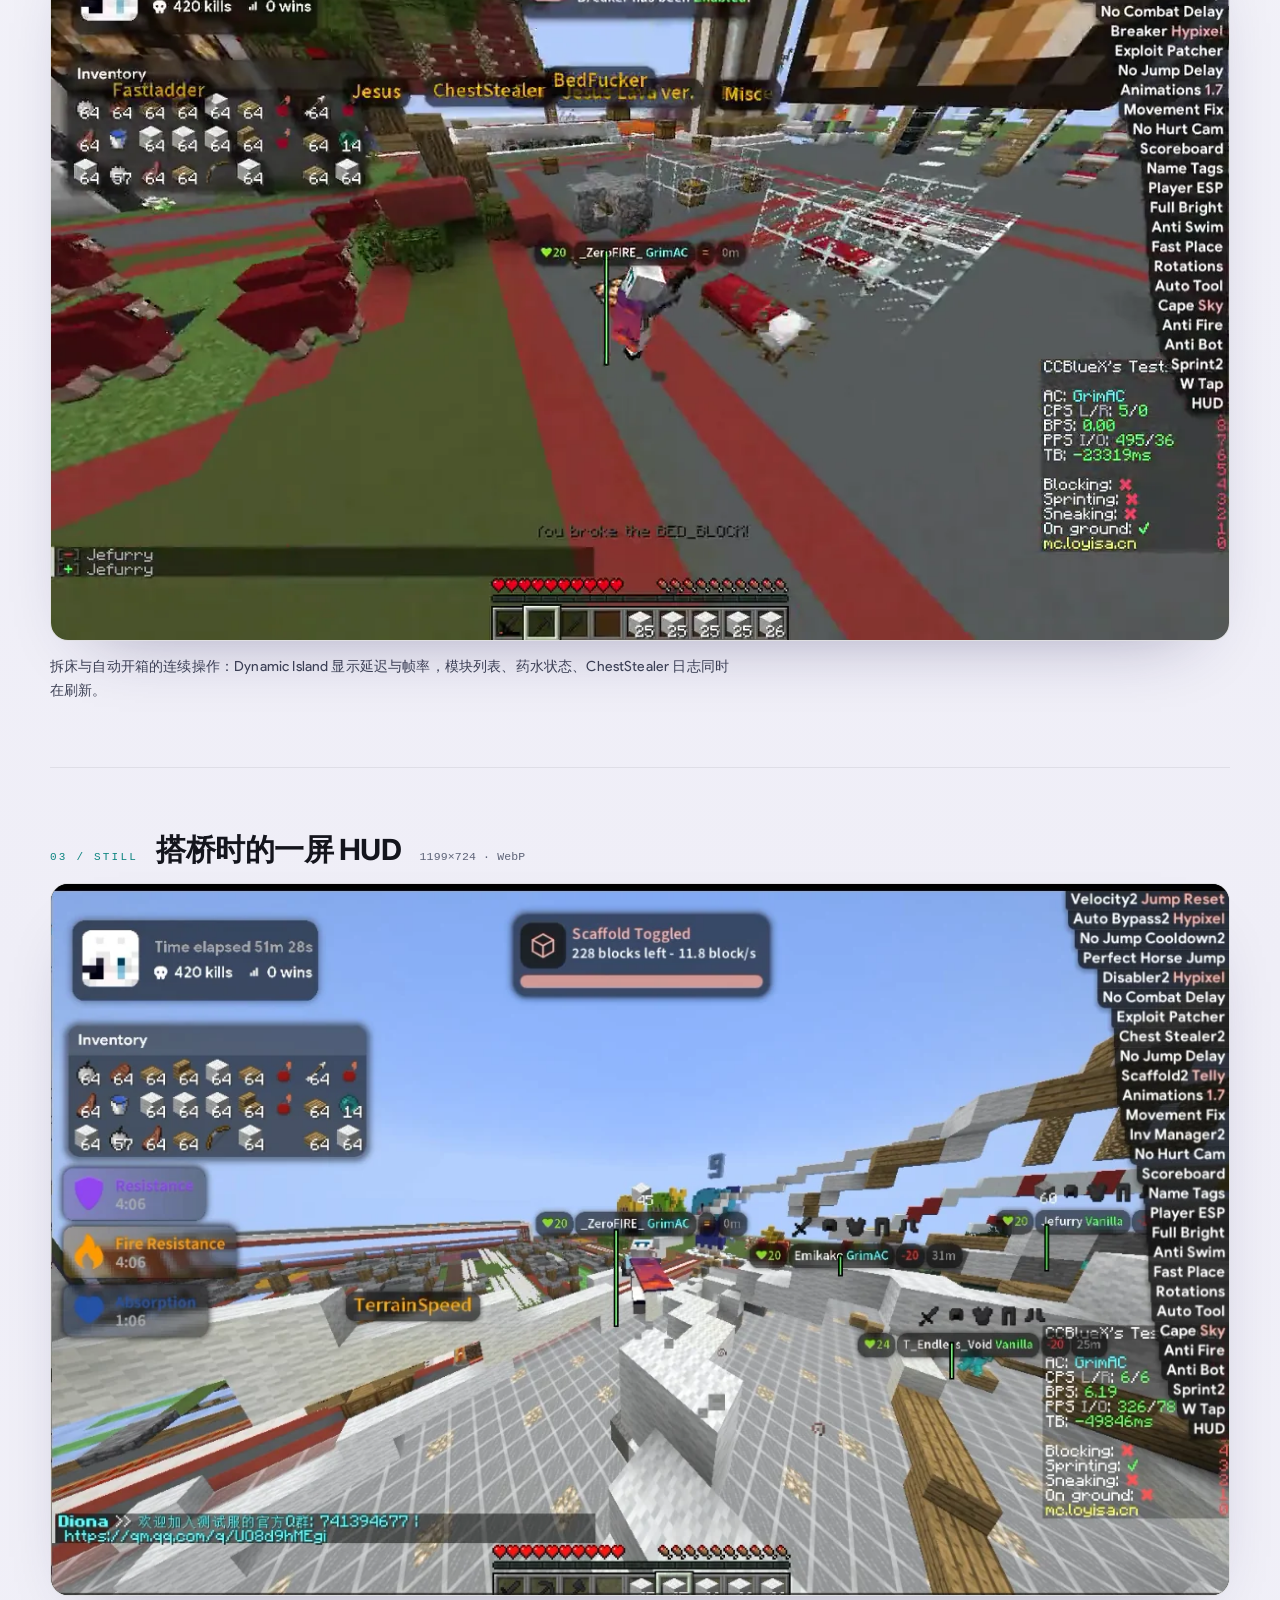
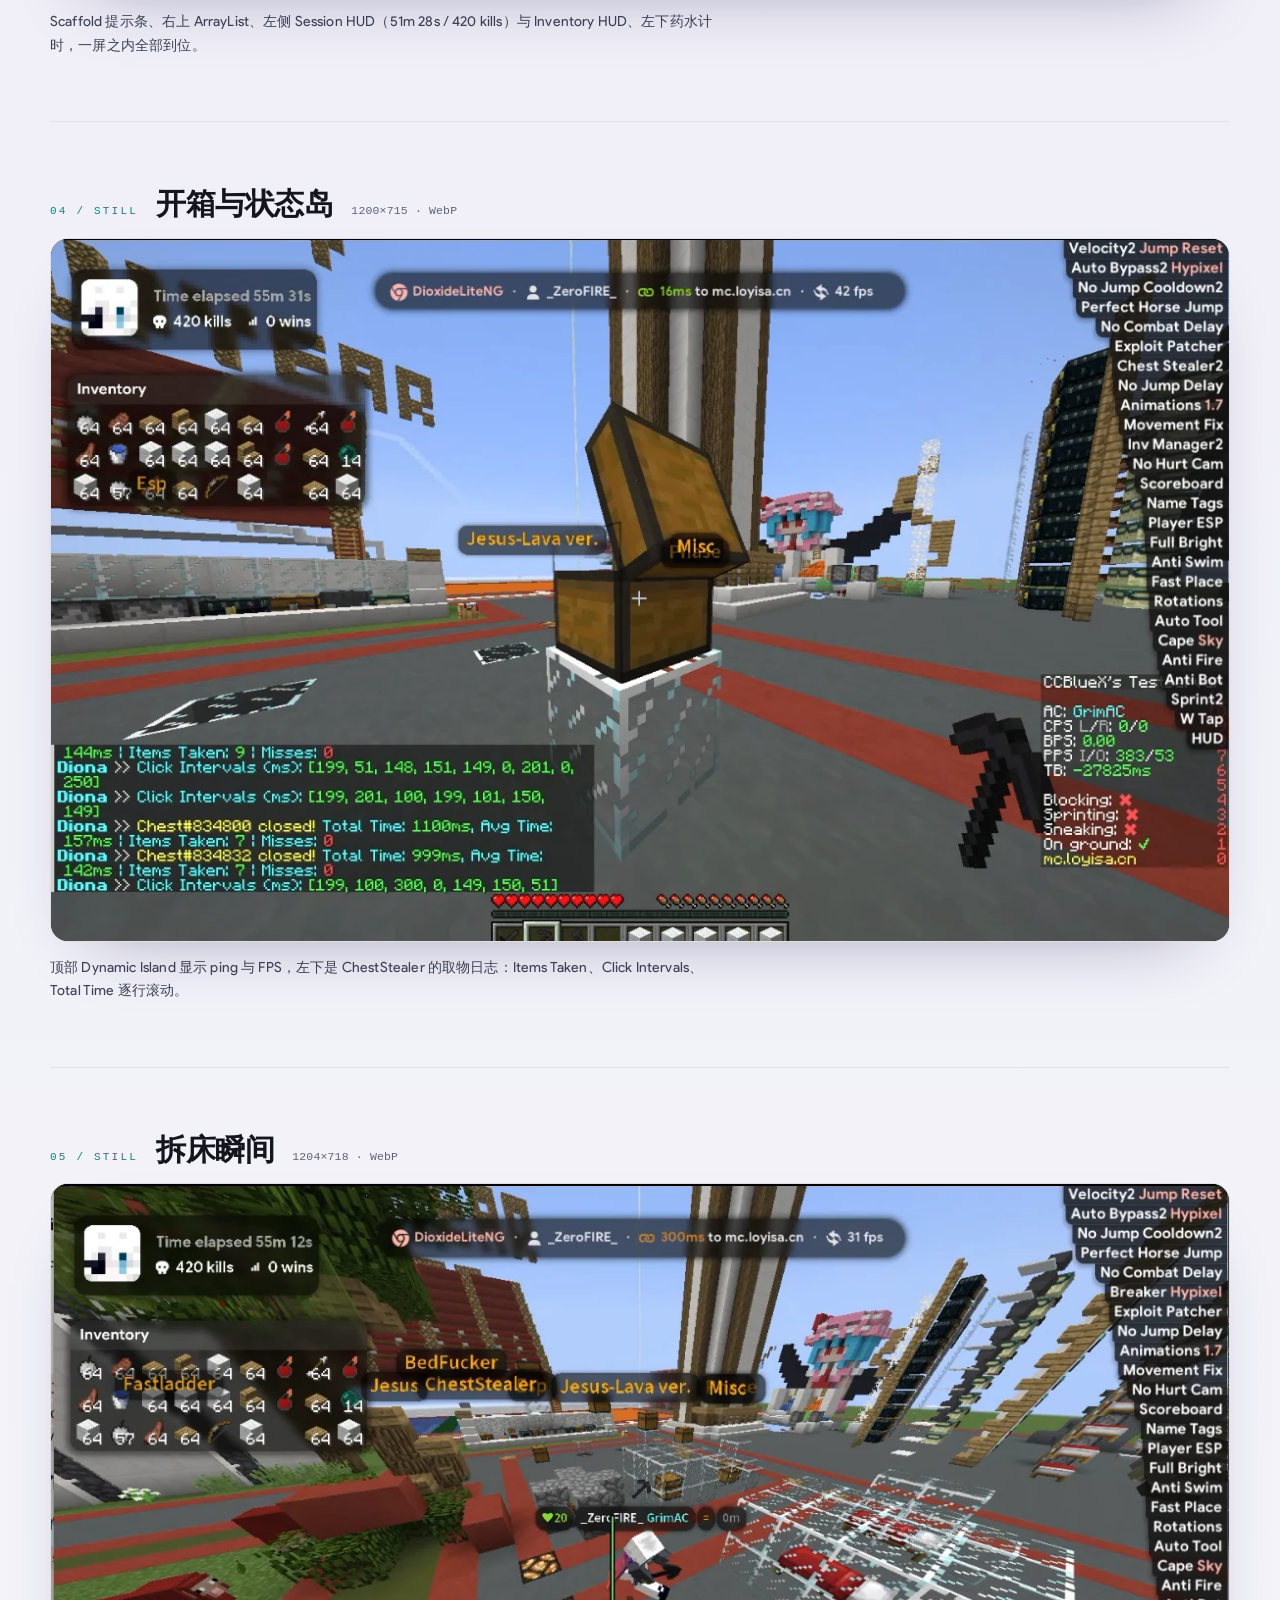
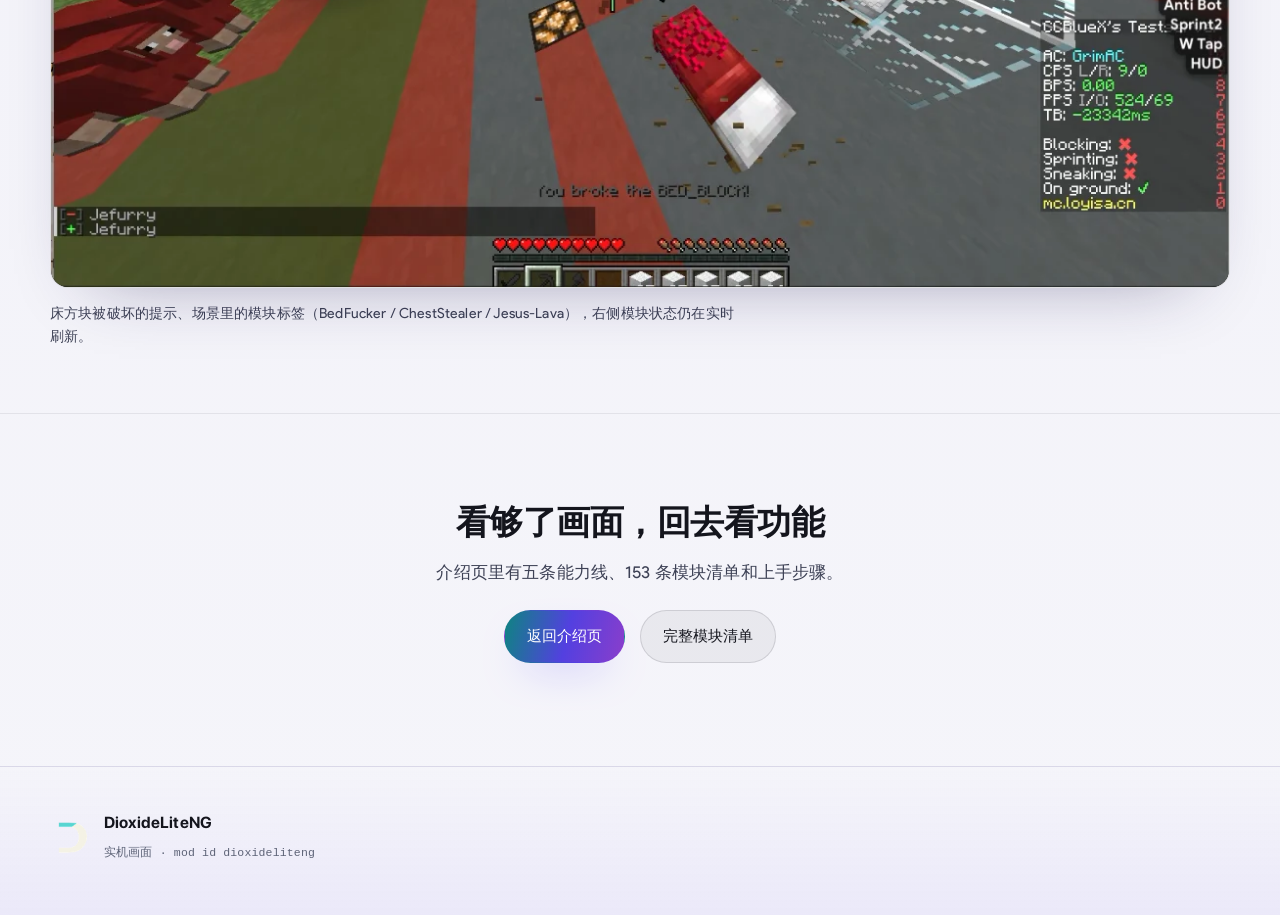
<file: media.html>
<!doctype html>
<html lang="zh-CN" data-theme="dark">
<head>
<meta charset="utf-8">
<meta name="viewport" content="width=device-width, initial-scale=1">
<title>实机画廊 — DioxideLiteNG</title>
<meta name="description" content="DioxideLiteNG 客户端实机画面：两段录屏与三张游戏内截图，包含 HUD、模块列表、ChestStealer 日志与拆床瞬间。">
<meta name="color-scheme" content="dark light">
<meta name="theme-color" content="#07080d">
<link rel="icon" href="assets/img/favicon.png" type="image/png">
<link rel="stylesheet" href="assets/css/site.css">
<link rel="stylesheet" href="assets/css/gallery.css">
<script>
  (function () {
    try {
      var saved = localStorage.getItem("dlx-theme");
      if (saved === "light" || saved === "dark") {
        document.documentElement.setAttribute("data-theme", saved);
      } else if (window.matchMedia && window.matchMedia("(prefers-color-scheme: light)").matches) {
        document.documentElement.setAttribute("data-theme", "light");
      }
    } catch (e) {}
  })();
</script>
<noscript><style>.reel.reveal{opacity:1;transform:none;filter:none}</style></noscript>
</head>
<body>
<div class="scroll-progress" role="presentation"></div>
<a class="skip" href="#gallery">跳到画廊</a>

<header class="nav" id="nav">
  <div class="wrap nav-inner">
    <a class="brand" href="index.html" aria-label="返回介绍页">
      <img src="assets/img/brand-icon.webp" alt="DioxideLiteNG 图标" width="34" height="34">
      <span class="brand-name">DioxideLiteNG</span>
      <span class="brand-ver">实机画廊</span>
    </a>

    <button class="nav-toggle" type="button" aria-label="展开导航" aria-expanded="false" aria-controls="nav-links">
      <span></span>
    </button>
    <nav class="nav-links" id="nav-links" aria-label="页面导航">
      <a href="#video">录屏</a>
      <a href="#stills">截图</a>
      <a href="index.html">返回介绍</a>
    </nav>

    <button class="theme-btn" id="theme-toggle" type="button" aria-label="切换到亮色主题" aria-pressed="false" title="切换亮 / 暗主题">
      <svg class="i-moon" width="17" height="17" viewBox="0 0 24 24" fill="none" aria-hidden="true">
        <path d="M20 14.5A8.5 8.5 0 0 1 9.5 4a8.5 8.5 0 1 0 10.5 10.5Z" stroke="currentColor" stroke-width="1.7" stroke-linejoin="round"/>
      </svg>
      <svg class="i-sun" width="18" height="18" viewBox="0 0 24 24" fill="none" aria-hidden="true">
        <circle cx="12" cy="12" r="4.2" stroke="currentColor" stroke-width="1.7"/>
        <path d="M12 2.6v2.2M12 19.2v2.2M2.6 12h2.2M19.2 12h2.2M5.4 5.4l1.6 1.6M17 17l1.6 1.6M18.6 5.4 17 7M7 17l-1.6 1.6" stroke="currentColor" stroke-width="1.7" stroke-linecap="round"/>
      </svg>
    </button>
  </div>
</header>

<main>
  <section class="gallery-hero">
    <div class="wrap">
      <span class="eyebrow">Gallery — 实机画面</span>
      <h1>实机<span class="grad">画廊</span></h1>
      <p class="lead">
        两段录屏、三张截图，全部来自客户端在服务器里的实际运行画面：HUD、开关提示、模块列表都是真在跑的。
        录屏静音自动播放，滚到画面里才开始，离开就暂停；想听声音点右下角的按钮。
      </p>
      <div class="gallery-meta">
        <span class="chip"><span class="dot"></span>2 段录屏</span>
        <span class="chip">3 张截图</span>
        <span class="chip">约 15 MB · 本地播放</span>
        <span class="chip">滚动加载</span>
      </div>
    </div>
  </section>

  <nav class="rail-nav" aria-label="画面索引">
    <a href="#reel-1"><em>搭桥与靶场</em><i></i><span>01</span></a>
    <a href="#reel-2"><em>起床战争</em><i></i><span>02</span></a>
    <a href="#reel-3"><em>搭桥 HUD</em><i></i><span>03</span></a>
    <a href="#reel-4"><em>开箱日志</em><i></i><span>04</span></a>
    <a href="#reel-5"><em>拆床瞬间</em><i></i><span>05</span></a>
  </nav>

  <div class="wrap" id="gallery">

    <span id="video" style="display:block;height:0"></span>

    <article class="reel reveal" id="reel-1">
      <div class="reel-head">
        <span class="idx">01 / VIDEO</span>
        <h2>搭桥与靶场</h2>
        <span class="meta">38 秒 · 1280×778 · 24fps</span>
      </div>
      <div class="media-shell">
        <figure class="reel-media" style="aspect-ratio:1280/778;margin:0">
          <video class="reel-video" muted loop playsinline preload="none" tabindex="-1"
                 poster="assets/img/poster-pvp.webp"
                 data-src="assets/video/pvp-scaffold.mp4"
                 aria-label="录屏：搭桥与靶场"></video>
          <span class="reel-badge"><i></i>自动播放 · 静音</span>
          <div class="reel-ui">
            <button type="button" data-act="play" aria-pressed="true">
              <svg viewBox="0 0 16 16" fill="none" aria-hidden="true"><path d="M5 3.5v9M11 3.5v9" stroke="currentColor" stroke-width="1.8" stroke-linecap="round"/></svg>
              <span>暂停</span>
            </button>
            <button type="button" data-act="mute" aria-pressed="false">
              <svg viewBox="0 0 16 16" fill="none" aria-hidden="true"><path d="M3 6.2h2.3L9 3.4v9.2L5.3 9.8H3V6.2Z" stroke="currentColor" stroke-width="1.4" stroke-linejoin="round"/><path d="M11.4 6.2 14 8.8M14 6.2l-2.6 2.6" stroke="currentColor" stroke-width="1.4" stroke-linecap="round"/></svg>
              <span>声音</span>
            </button>
          </div>
        </figure>
      </div>
      <p class="reel-note">
        Scaffold 的实时进度条与方块计数（<code>228 blocks left · 11.8 block/s</code>）、TargetHUD 血条、
        右侧模块列表随开关滚动；左侧是 Session HUD 与 Inventory HUD。
      </p>
    </article>

    <article class="reel reveal" id="reel-2">
      <div class="reel-head">
        <span class="idx">02 / VIDEO</span>
        <h2>起床战争</h2>
        <span class="meta">36 秒 · 1280×778 · 24fps</span>
      </div>
      <div class="media-shell">
        <figure class="reel-media" style="aspect-ratio:1280/778;margin:0">
          <video class="reel-video" muted loop playsinline preload="none" tabindex="-1"
                 poster="assets/img/poster-bedwars.webp"
                 data-src="assets/video/bedwars-demo.mp4"
                 aria-label="录屏：起床战争"></video>
          <span class="reel-badge"><i></i>自动播放 · 静音</span>
          <div class="reel-ui">
            <button type="button" data-act="play" aria-pressed="true">
              <svg viewBox="0 0 16 16" fill="none" aria-hidden="true"><path d="M5 3.5v9M11 3.5v9" stroke="currentColor" stroke-width="1.8" stroke-linecap="round"/></svg>
              <span>暂停</span>
            </button>
            <button type="button" data-act="mute" aria-pressed="false">
              <svg viewBox="0 0 16 16" fill="none" aria-hidden="true"><path d="M3 6.2h2.3L9 3.4v9.2L5.3 9.8H3V6.2Z" stroke="currentColor" stroke-width="1.4" stroke-linejoin="round"/><path d="M11.4 6.2 14 8.8M14 6.2l-2.6 2.6" stroke="currentColor" stroke-width="1.4" stroke-linecap="round"/></svg>
              <span>声音</span>
            </button>
          </div>
        </figure>
      </div>
      <p class="reel-note">
        拆床与自动开箱的连续操作：Dynamic Island 显示延迟与帧率，模块列表、药水状态、ChestStealer 日志同时在刷新。
      </p>
    </article>

    <span id="stills" style="display:block;height:0"></span>

    <article class="reel reveal" id="reel-3">
      <div class="reel-head">
        <span class="idx">03 / STILL</span>
        <h2>搭桥时的一屏 HUD</h2>
        <span class="meta">1199×724 · WebP</span>
      </div>
      <div class="media-shell">
        <figure class="reel-media still" style="margin:0">
          <img alt="实机截图：开启 Scaffold 时的游戏画面与 HUD" width="1199" height="724"
               data-src="assets/img/shot-arena.webp">
        </figure>
      </div>
      <p class="reel-note">
        Scaffold 提示条、右上 ArrayList、左侧 Session HUD（51m 28s / 420 kills）与 Inventory HUD、左下药水计时，一屏之内全部到位。
      </p>
    </article>

    <article class="reel reveal" id="reel-4">
      <div class="reel-head">
        <span class="idx">04 / STILL</span>
        <h2>开箱与状态岛</h2>
        <span class="meta">1200×715 · WebP</span>
      </div>
      <div class="media-shell">
        <figure class="reel-media still" style="margin:0">
          <img alt="实机截图：ChestStealer 取物日志与 Dynamic Island" width="1200" height="715"
               data-src="assets/img/shot-chest.webp">
        </figure>
      </div>
      <p class="reel-note">
        顶部 Dynamic Island 显示 ping 与 FPS，左下是 ChestStealer 的取物日志：Items Taken、Click Intervals、Total Time 逐行滚动。
      </p>
    </article>

    <article class="reel reveal" id="reel-5">
      <div class="reel-head">
        <span class="idx">05 / STILL</span>
        <h2>拆床瞬间</h2>
        <span class="meta">1204×718 · WebP</span>
      </div>
      <div class="media-shell">
        <figure class="reel-media still" style="margin:0">
          <img alt="实机截图：拆床瞬间与模块标签" width="1204" height="718"
               data-src="assets/img/shot-bed.webp">
        </figure>
      </div>
      <p class="reel-note">
        床方块被破坏的提示、场景里的模块标签（BedFucker / ChestStealer / Jesus-Lava），右侧模块状态仍在实时刷新。
      </p>
    </article>

  </div>

  <section class="gallery-end">
    <div class="wrap">
      <h2>看够了画面，回去看功能</h2>
      <p class="lead" style="margin:0 auto 22px;max-width:52ch">
        介绍页里有五条能力线、153 条模块清单和上手步骤。
      </p>
      <a class="btn btn-primary" href="index.html">返回介绍页</a>
      <a class="btn btn-ghost" href="index.html#catalog">完整模块清单</a>
    </div>
  </section>
</main>

<footer>
  <div class="wrap foot">
    <div class="foot-brand">
      <img src="assets/img/brand-icon.webp" alt="DioxideLiteNG 图标" width="40" height="40">
      <div>
        <strong>DioxideLiteNG</strong>
        <span>实机画面 · mod id dioxideliteng</span>
      </div>
    </div>
  </div>
</footer>

<script src="assets/js/gallery.js"></script>
</body>
</html>
</file>
<file: assets/css/site.css>
/* =========================================================
   DioxideLiteNG — 项目介绍页样式
   字体与主视觉均取自项目自带资源（assets/dioxideliteng/）
   ========================================================= */

@font-face {
  font-family: "DLX Display";
  src: url("../fonts/display-bold.ttf") format("truetype");
  font-weight: 700;
  font-style: normal;
  font-display: swap;
}

@font-face {
  font-family: "DLX Sans";
  src: url("../fonts/productsans-medium.ttf") format("truetype");
  font-weight: 500;
  font-style: normal;
  font-display: swap;
}

:root {
  /* ---- 语义色板（暗色为默认）---- */
  --page: #07080d;
  --page-2: #0a0c14;
  --ink: #07080d;
  --ink-2: #0b0d15;
  --ink-3: #10131f;
  /* 白色叠加层：w-1 最淡（填充）→ w-6 最重（描边/高亮） */
  --w-1: rgba(255, 255, 255, 0.028);
  --w-2: rgba(255, 255, 255, 0.045);
  --w-3: rgba(255, 255, 255, 0.07);
  --w-4: rgba(255, 255, 255, 0.10);
  --w-5: rgba(255, 255, 255, 0.16);
  --w-6: rgba(255, 255, 255, 0.26);
  --surface: var(--w-2);
  --surface-2: var(--w-3);
  --line: var(--w-4);
  --line-soft: var(--w-3);
  --text: #eceefa;
  --text-2: #b3b8cc;
  --muted: #838aa3;
  --teal: #5fd3ce;
  --violet: #8b7bff;
  --violet-deep: #6c4cf1;
  --pink: #d9a6ff;
  --grad: linear-gradient(104deg, #5fd3ce 0%, #8b7bff 52%, #d9a6ff 100%);
  --glow-1: rgba(108, 76, 241, 0.30);
  --glow-2: rgba(95, 211, 206, 0.16);
  --glow-3: rgba(217, 166, 255, 0.10);
  --grid-line: rgba(255, 255, 255, 0.028);
  --code-bg: #0a0c15;
  --thead-bg: #0d0f18;
  --btn-ink: #0a0b12;
  --nav-bg: rgba(7, 8, 13, 0.55);
  --nav-bg-stuck: rgba(7, 8, 13, 0.86);
  --nav-bg-mobile: rgba(7, 8, 13, 0.97);
  --search-bg: rgba(7, 8, 13, 0.6);
  --hero-card-bg: linear-gradient(150deg, #f7f6ff, #eceafb 55%, #e2f7f6);
  --radius-l: 26px;
  --radius-m: 18px;
  --radius-s: 12px;
  --shadow: 0 32px 80px -40px rgba(0, 0, 0, 0.9);
  --max: 1180px;
  --mono: ui-monospace, "SFMono-Regular", "JetBrains Mono", "Cascadia Mono", Consolas, monospace;
}

/* ---- 亮色主题 ---- */
[data-theme="light"] {
  --page: #f5f5fa;
  --page-2: #efeef7;
  --ink: #f5f5fa;
  --ink-2: #ffffff;
  --ink-3: #eceaf4;
  --w-1: rgba(20, 21, 33, 0.035);
  --w-2: rgba(20, 21, 33, 0.05);
  --w-3: rgba(20, 21, 33, 0.075);
  --w-4: rgba(20, 21, 33, 0.13);
  --w-5: rgba(20, 21, 33, 0.2);
  --w-6: rgba(20, 21, 33, 0.3);
  --text: #14151d;
  --text-2: #3d4155;
  --muted: #5d6377;
  --teal: #0d8580;
  --violet: #5340e0;
  --violet-deep: #4534c9;
  --pink: #8a3ecb;
  --grad: linear-gradient(104deg, #0d8580 0%, #5340e0 52%, #8a3ecb 100%);
  --glow-1: rgba(83, 64, 224, 0.16);
  --glow-2: rgba(13, 133, 128, 0.12);
  --glow-3: rgba(138, 62, 203, 0.10);
  --grid-line: rgba(20, 21, 33, 0.05);
  --thead-bg: #f0eff7;
  --btn-ink: #ffffff;
  --nav-bg: rgba(250, 250, 253, 0.72);
  --nav-bg-stuck: rgba(250, 250, 253, 0.93);
  --nav-bg-mobile: rgba(250, 250, 253, 0.99);
  --search-bg: #ffffff;
  --shadow: 0 30px 70px -44px rgba(30, 24, 80, 0.45);
}

/* 代码块与界面示意图在亮色下仍是深色，变量在局部复位 */
.code,
.mock {
  --w-1: rgba(255, 255, 255, 0.03);
  --w-2: rgba(255, 255, 255, 0.05);
  --w-3: rgba(255, 255, 255, 0.07);
  --w-4: rgba(255, 255, 255, 0.10);
  --w-5: rgba(255, 255, 255, 0.16);
  --w-6: rgba(255, 255, 255, 0.26);
  --line: rgba(255, 255, 255, 0.10);
  --line-soft: rgba(255, 255, 255, 0.06);
  /* 代码块与界面示意图始终保持深色，文字色也要跟着复位 */
  --text: #eceefa;
  --text-2: #b3b8cc;
  --muted: #8b91a6;
}

.mock {
  background: #0b0d15;
}

.mock-modern {
  background: linear-gradient(160deg, #1b1e2c, #0e1018) !important;
}

.mock-opai .mock-body,
.mock-body.mock-opai {
  background: #151315;
}

*,
*::before,
*::after {
  box-sizing: border-box;
}

html {
  scroll-behavior: smooth;
  -webkit-text-size-adjust: 100%;
}

body {
  margin: 0;
  background: linear-gradient(180deg, var(--page) 0%, var(--page-2) 45%, var(--page) 100%);
  color: var(--text);
  font-family: "DLX Sans", "Segoe UI", "Microsoft YaHei", "PingFang SC", "Hiragino Sans GB", system-ui, sans-serif;
  font-size: 16px;
  line-height: 1.75;
  letter-spacing: 0.01em;
  -webkit-font-smoothing: antialiased;
  overflow-x: hidden;
}

body::before {
  content: "";
  position: fixed;
  inset: 0;
  z-index: -2;
  background:
    radial-gradient(900px 620px at 12% -8%, var(--glow-1), transparent 62%),
    radial-gradient(760px 520px at 96% 4%, var(--glow-2), transparent 60%),
    radial-gradient(820px 700px at 50% 108%, var(--glow-3), transparent 66%);
}

body::after {
  content: "";
  position: fixed;
  inset: 0;
  z-index: -1;
  pointer-events: none;
  opacity: 0.35;
  background-image:
    linear-gradient(var(--grid-line) 1px, transparent 1px),
    linear-gradient(90deg, var(--grid-line) 1px, transparent 1px);
  background-size: 96px 96px;
  mask-image: radial-gradient(ellipse at 50% 0%, #000 0%, transparent 78%);
}

img {
  max-width: 100%;
  display: block;
}

a {
  color: inherit;
  text-decoration: none;
}

h1,
h2,
h3,
h4 {
  font-family: "DLX Display", "Segoe UI", "Microsoft YaHei", system-ui, sans-serif;
  font-weight: 700;
  line-height: 1.14;
  letter-spacing: -0.015em;
  margin: 0;
  text-wrap: balance;
}

p {
  margin: 0;
}

code,
kbd,
pre {
  font-family: var(--mono);
}

::selection {
  background: rgba(139, 123, 255, 0.35);
  color: #fff;
}

:focus-visible {
  outline: 2px solid var(--teal);
  outline-offset: 3px;
  border-radius: 6px;
}

/* ---------- 通用骨架 ---------- */

.wrap {
  width: min(100% - clamp(32px, 7vw, 96px), var(--max));
  margin-inline: auto;
}

.section {
  position: relative;
  padding: clamp(56px, 8vw, 118px) 0;
}

.section + .section {
  border-top: 1px solid var(--line-soft);
}

.eyebrow {
  display: inline-flex;
  align-items: center;
  gap: 10px;
  font-family: var(--mono);
  font-size: 12px;
  letter-spacing: 0.22em;
  text-transform: uppercase;
  color: var(--muted);
}

.eyebrow::before {
  content: "";
  width: 26px;
  height: 1px;
  background: linear-gradient(90deg, var(--teal), transparent);
}

.section-head {
  display: grid;
  gap: 16px;
  max-width: 760px;
  margin-bottom: clamp(32px, 5vw, 56px);
}

.section-head h2 {
  font-size: clamp(28px, 4vw, 44px);
}

.lead {
  color: var(--text-2);
  font-size: clamp(15px, 1.35vw, 17px);
  max-width: 68ch;
}

.muted {
  color: var(--muted);
}

.small {
  font-size: 13px;
  line-height: 1.7;
}

.source-note {
  margin-top: 18px;
  font-size: 12.5px;
  line-height: 1.85;
  color: var(--muted);
}

.source-note > span {
  display: inline-block;
  font-family: var(--mono);
  font-size: 11px;
  letter-spacing: 0.04em;
  color: var(--teal);
  background: rgba(95, 211, 206, 0.08);
  border: 1px solid rgba(95, 211, 206, 0.28);
  border-radius: 6px;
  padding: 1px 8px;
  margin-right: 8px;
  vertical-align: 1px;
}

/* ---------- 导航 ---------- */

.skip {
  position: absolute;
  left: -9999px;
  top: 0;
  z-index: 100;
  padding: 12px 18px;
  background: var(--violet-deep);
  border-radius: 0 0 12px 0;
}

.skip:focus {
  left: 0;
}

.nav {
  position: sticky;
  top: 0;
  z-index: 50;
  backdrop-filter: blur(20px) saturate(1.3);
  background: var(--nav-bg);
  border-bottom: 1px solid transparent;
  transition: background 0.3s ease, border-color 0.3s ease, box-shadow 0.3s ease;
}

.nav.is-stuck {
  background: var(--nav-bg-stuck);
  border-bottom-color: var(--line-soft);
  box-shadow: 0 20px 40px -30px #000;
}

.nav-inner {
  display: flex;
  align-items: center;
  gap: 22px;
  height: 70px;
}

.brand {
  display: flex;
  align-items: center;
  gap: 12px;
  flex-shrink: 0;
}

.brand img {
  width: 34px;
  height: 34px;
  border-radius: 10px;
  box-shadow: 0 6px 18px -8px rgba(95, 211, 206, 0.8);
}

.brand-name {
  font-family: "DLX Display", system-ui, sans-serif;
  font-size: 17px;
  letter-spacing: -0.01em;
}

.brand-ver {
  font-family: var(--mono);
  font-size: 11px;
  color: var(--text-2);
  border: 1px solid var(--line);
  border-radius: 999px;
  padding: 2px 8px;
  white-space: nowrap;
}

.nav-links {
  display: flex;
  align-items: center;
  gap: 4px;
  margin-left: auto;
}

.nav-links a {
  position: relative;
  padding: 8px 12px;
  border-radius: 999px;
  font-size: 14px;
  color: var(--text-2);
  transition: color 0.2s ease, background 0.2s ease;
}

.nav-links a:hover {
  color: var(--text);
  background: var(--surface);
}

.nav-links a.active {
  color: var(--text);
  background: rgba(139, 123, 255, 0.14);
  box-shadow: inset 0 0 0 1px rgba(139, 123, 255, 0.3);
}

.nav-toggle {
  display: none;
  margin-left: auto;
  width: 42px;
  height: 42px;
  border-radius: 12px;
  border: 1px solid var(--line);
  background: var(--surface);
  color: var(--text);
  cursor: pointer;
  align-items: center;
  justify-content: center;
}

.nav-toggle span,
.nav-toggle span::before,
.nav-toggle span::after {
  display: block;
  width: 16px;
  height: 1.6px;
  background: currentColor;
  content: "";
  position: relative;
  transition: transform 0.25s ease, opacity 0.2s ease;
}

.nav-toggle span::before {
  position: absolute;
  top: -5px;
}

.nav-toggle span::after {
  position: absolute;
  top: 5px;
}

/* ---------- Hero ---------- */

.hero {
  position: relative;
  padding: clamp(48px, 7vw, 96px) 0 clamp(56px, 7vw, 92px);
  overflow: hidden;
}

.hero-mark {
  position: absolute;
  left: -14%;
  top: -22%;
  width: clamp(320px, 44vw, 700px);
  opacity: 0.045;
  pointer-events: none;
  transform: rotate(-9deg);
  filter: saturate(0);
  z-index: 0;
}

.hero-grid {
  position: relative;
  z-index: 1;
  display: grid;
  grid-template-columns: minmax(0, 1fr);
  gap: clamp(26px, 3vw, 40px);
  align-items: start;
}

.hero-copy {
  max-width: 820px;
}

@media (prefers-reduced-motion: no-preference) {
  .hero .badges,
  .hero h1,
  .hero-sub,
  .hero-actions,
  .hero-meta,
  .hero-visual {
    animation: rise 0.95s cubic-bezier(0.16, 1, 0.3, 1) both;
  }
  .hero h1 {
    animation-delay: 0.07s;
  }
  .hero-sub {
    animation-delay: 0.14s;
  }
  .hero-actions {
    animation-delay: 0.21s;
  }
  .hero-meta {
    animation-delay: 0.28s;
  }
  .hero-visual {
    animation-delay: 0.1s;
  }
}

@keyframes rise {
  from {
    opacity: 0;
    transform: translateY(16px);
  }
  to {
    opacity: 1;
    transform: none;
  }
}

.badges {
  display: flex;
  flex-wrap: wrap;
  gap: 8px;
  margin-bottom: 22px;
}

.chip {
  display: inline-flex;
  align-items: center;
  gap: 7px;
  padding: 6px 12px;
  border-radius: 999px;
  border: 1px solid var(--line);
  background: var(--surface);
  font-family: var(--mono);
  font-size: 11.5px;
  letter-spacing: 0.04em;
  color: var(--text-2);
  white-space: nowrap;
}

.chip .dot {
  width: 6px;
  height: 6px;
  border-radius: 50%;
  background: var(--teal);
  box-shadow: 0 0 10px 1px rgba(95, 211, 206, 0.75);
}

.hero h1 {
  font-size: clamp(38px, 6.4vw, 74px);
  line-height: 0.98;
  margin-bottom: 18px;
  letter-spacing: -0.03em;
}

.hero h1 .grad {
  background: var(--grad);
  -webkit-background-clip: text;
  background-clip: text;
  color: transparent;
}

.hero-sub {
  font-size: clamp(15px, 1.5vw, 17.5px);
  color: var(--text-2);
  max-width: 58ch;
}

.hero-sub strong {
  color: var(--text);
  font-weight: 500;
}

.hero-actions {
  display: flex;
  flex-wrap: wrap;
  gap: 12px;
  margin-top: 30px;
}

.btn {
  display: inline-flex;
  align-items: center;
  gap: 10px;
  padding: 13px 22px;
  border-radius: 999px;
  font-size: 14.5px;
  font-weight: 500;
  border: 1px solid transparent;
  cursor: pointer;
  transition: transform 0.2s ease, box-shadow 0.25s ease, background 0.2s ease, border-color 0.2s ease;
}

.btn-primary {
  background: var(--grad);
  color: var(--btn-ink);
  box-shadow: 0 18px 44px -22px rgba(139, 123, 255, 0.95);
}

.btn-primary:hover {
  transform: translateY(-2px);
  box-shadow: 0 22px 52px -20px rgba(139, 123, 255, 1);
}

.btn-ghost {
  border-color: var(--line);
  background: var(--surface);
  color: var(--text);
}

.btn-ghost:hover {
  background: var(--surface-2);
  transform: translateY(-2px);
}

.hero-meta {
  margin-top: 34px;
  margin-bottom: 4px;
  display: flex;
  flex-wrap: wrap;
  gap: 10px 26px;
  font-family: var(--mono);
  font-size: 12px;
  color: var(--muted);
}

.hero-meta b {
  color: var(--text-2);
  font-weight: 500;
}

/* hero 主视觉：亮色卡片 + 项目自带 liquid-glass 背景 */

.hero-visual {
  position: relative;
}

.hero-card {
  position: relative;
  border-radius: var(--radius-l);
  overflow: hidden;
  background: var(--hero-card-bg);
  box-shadow: 0 46px 110px -50px rgba(108, 76, 241, 0.9), 0 0 0 1px var(--w-5);
  aspect-ratio: 4 / 3.4;
  display: flex;
  align-items: center;
  justify-content: center;
}

.hero-card img {
  width: 100%;
  height: 100%;
  object-fit: cover;
  transform: scale(1.02);
}

.hero-card::after {
  content: "";
  position: absolute;
  inset: 0;
  background: radial-gradient(120% 90% at 50% 110%, rgba(108, 76, 241, 0.16), transparent 60%);
  pointer-events: none;
}

.float-chip {
  position: absolute;
  display: flex;
  align-items: center;
  gap: 10px;
  padding: 10px 14px;
  border-radius: 14px;
  background: rgba(10, 11, 18, 0.82);
  border: 1px solid var(--w-5);
  backdrop-filter: blur(10px);
  font-family: var(--mono);
  font-size: 11.5px;
  color: var(--text);
  box-shadow: 0 18px 40px -22px #000;
  animation: floaty 7s ease-in-out infinite;
}

.float-chip b {
  font-size: 15px;
  color: var(--teal);
}

.float-chip.c1 {
  top: 6%;
  left: -4%;
}

.float-chip.c2 {
  bottom: 12%;
  right: -3%;
  animation-delay: -2.4s;
}

.float-chip.c3 {
  bottom: -3%;
  left: 8%;
  animation-delay: -4.2s;
}

@keyframes floaty {
  0%,
  100% {
    transform: translateY(0);
  }
  50% {
    transform: translateY(-9px);
  }
}

/* ---------- 指标带 ---------- */

.metrics {
  border-top: 1px solid var(--line-soft);
  border-bottom: 1px solid var(--line-soft);
  background: linear-gradient(180deg, var(--w-1), transparent);
}

.metrics-grid {
  display: grid;
  grid-template-columns: repeat(6, minmax(0, 1fr));
  gap: 1px;
  background: var(--line-soft);
}

.metric {
  background: var(--ink);
  padding: 26px 20px;
  display: grid;
  gap: 6px;
  align-content: start;
}

.metric .num {
  font-family: "DLX Display", system-ui, sans-serif;
  font-size: clamp(24px, 2.6vw, 34px);
  letter-spacing: -0.02em;
  font-variant-numeric: tabular-nums;
  background: var(--grad);
  -webkit-background-clip: text;
  background-clip: text;
  color: transparent;
}

.metric .cap {
  font-size: 12.5px;
  color: var(--muted);
}

/* ---------- 卡片 ---------- */

.grid-3 {
  display: grid;
  grid-template-columns: repeat(3, minmax(0, 1fr));
  gap: 18px;
}

.grid-2 {
  display: grid;
  grid-template-columns: repeat(2, minmax(0, 1fr));
  gap: 20px;
}

.card {
  position: relative;
  padding: 26px;
  border-radius: var(--radius-m);
  border: 1px solid var(--line);
  background: linear-gradient(165deg, var(--w-3), var(--w-1));
  transition: transform 0.3s ease, border-color 0.3s ease, background 0.3s ease;
  overflow: hidden;
}

.card::before {
  content: "";
  position: absolute;
  inset: -1px;
  border-radius: inherit;
  padding: 1px;
  background: linear-gradient(140deg, rgba(95, 211, 206, 0.45), transparent 45%, rgba(139, 123, 255, 0.35));
  -webkit-mask: linear-gradient(#000 0 0) content-box, linear-gradient(#000 0 0);
  -webkit-mask-composite: xor;
  mask-composite: exclude;
  opacity: 0;
  transition: opacity 0.3s ease;
  pointer-events: none;
}

.card:hover {
  transform: translateY(-4px);
  background: linear-gradient(165deg, var(--w-4), var(--w-1));
}

.card:hover::before {
  opacity: 1;
}

.card h3 {
  font-size: 18px;
  margin-bottom: 10px;
}

.card p {
  color: var(--text-2);
  font-size: 14.5px;
}

.card .idx {
  font-family: var(--mono);
  font-size: 11px;
  letter-spacing: 0.2em;
  color: var(--teal);
  margin-bottom: 14px;
  display: block;
}

.tag-row {
  display: flex;
  flex-wrap: wrap;
  gap: 6px;
  margin-top: 16px;
}

.tag {
  font-family: var(--mono);
  font-size: 11px;
  color: var(--text-2);
  padding: 3px 8px;
  border-radius: 7px;
  border: 1px solid var(--line);
  background: var(--w-1);
}

/* ---------- 定义列表 ---------- */

.spec {
  display: grid;
  grid-template-columns: repeat(2, minmax(0, 1fr));
  gap: 1px;
  background: var(--line-soft);
  border: 1px solid var(--line-soft);
  border-radius: var(--radius-m);
  overflow: hidden;
}

.spec div {
  background: var(--ink-2);
  padding: 16px 20px;
  display: grid;
  gap: 3px;
}

.spec dt {
  font-size: 12px;
  color: var(--muted);
  font-family: var(--mono);
  letter-spacing: 0.04em;
}

.spec dd {
  margin: 0;
  font-size: 14.5px;
  color: var(--text);
  word-break: break-word;
}

.spec code {
  font-size: 13px;
  color: var(--pink);
}

/* ---------- 模块区 ---------- */

.tabs {
  display: flex;
  flex-wrap: wrap;
  gap: 8px;
  margin-bottom: 22px;
}

.tab {
  display: inline-flex;
  align-items: center;
  gap: 9px;
  padding: 10px 16px;
  border-radius: 12px;
  border: 1px solid var(--line);
  background: var(--surface);
  color: var(--text-2);
  font-size: 14px;
  cursor: pointer;
  transition: all 0.2s ease;
}

.tab .count {
  font-family: var(--mono);
  font-size: 11px;
  padding: 1px 7px;
  border-radius: 6px;
  background: var(--w-3);
  color: var(--muted);
}

.tab:hover {
  color: var(--text);
  border-color: rgba(139, 123, 255, 0.4);
}

.tab[aria-selected="true"] {
  color: var(--btn-ink);
  background: var(--grad);
  border-color: transparent;
  box-shadow: 0 14px 34px -20px rgba(139, 123, 255, 0.9);
}

.tab[aria-selected="true"] .count {
  background: rgba(10, 11, 18, 0.18);
  color: var(--btn-ink);
}

.panel {
  display: grid;
  grid-template-columns: minmax(0, 0.86fr) minmax(0, 1.14fr);
  gap: 22px;
  align-items: start;
}

.panel-intro {
  position: sticky;
  top: 90px;
  padding: 26px;
  border-radius: var(--radius-m);
  border: 1px solid var(--line);
  background: linear-gradient(160deg, rgba(139, 123, 255, 0.13), rgba(95, 211, 206, 0.05) 62%, transparent);
}

.panel-intro .kicker {
  font-family: var(--mono);
  font-size: 11px;
  letter-spacing: 0.22em;
  color: var(--teal);
  text-transform: uppercase;
}

.panel-intro h3 {
  font-size: 22px;
  margin: 10px 0 12px;
}

.panel-intro p {
  font-size: 14px;
  color: var(--text-2);
}

.panel-stats {
  display: grid;
  grid-template-columns: repeat(2, minmax(0, 1fr));
  gap: 16px 20px;
  margin-top: 20px;
  padding-top: 18px;
  border-top: 1px solid var(--line-soft);
}

.panel-stats div {
  display: grid;
  gap: 2px;
  min-width: 0;
}

.panel-stats b {
  font-family: "DLX Display", system-ui, sans-serif;
  font-size: 20px;
  letter-spacing: -0.02em;
  font-variant-numeric: tabular-nums;
  overflow: hidden;
  text-overflow: ellipsis;
  white-space: nowrap;
}

.panel-stats span {
  font-size: 11.5px;
  color: var(--muted);
  font-family: var(--mono);
}

.table-shell {
  border: 1px solid var(--line);
  border-radius: var(--radius-m);
  overflow: auto;
  background: var(--w-1);
}

.table-bar {
  display: flex;
  align-items: center;
  gap: 12px;
  padding: 12px 16px;
  border-bottom: 1px solid var(--line-soft);
  background: var(--w-1);
}

.search {
  flex: 1;
  display: flex;
  align-items: center;
  gap: 9px;
  padding: 7px 12px;
  border-radius: 10px;
  border: 1px solid var(--line);
  background: var(--search-bg);
}

.search input {
  flex: 1;
  min-width: 0;
  border: 0;
  background: transparent;
  color: var(--text);
  font-family: var(--mono);
  font-size: 12.5px;
  outline: none;
}

.search svg {
  flex-shrink: 0;
  color: var(--muted);
}

.table-bar .hint {
  font-family: var(--mono);
  font-size: 11px;
  color: var(--muted);
  white-space: nowrap;
}

.mtable {
  max-height: 620px;
  overflow: auto;
  scrollbar-width: thin;
}

.mtable table {
  width: 100%;
  border-collapse: collapse;
  font-size: 13px;
}

.mtable thead th {
  position: sticky;
  top: 0;
  z-index: 2;
  text-align: left;
  font-family: var(--mono);
  font-size: 10.5px;
  font-weight: 500;
  letter-spacing: 0.14em;
  text-transform: uppercase;
  color: var(--muted);
  padding: 10px 16px;
  background: var(--thead-bg);
  border-bottom: 1px solid var(--line);
}

.mtable tbody tr {
  border-bottom: 1px solid var(--w-2);
}

.mtable tbody tr:hover {
  background: rgba(139, 123, 255, 0.09);
}

.mtable td {
  padding: 9px 16px;
  vertical-align: middle;
  color: var(--text-2);
}

.mtable td.mod {
  color: var(--text);
  font-weight: 500;
}

.mtable td.cls {
  font-family: var(--mono);
  font-size: 11.5px;
  color: var(--muted);
}

.mtable td.loc {
  text-align: right;
  font-family: var(--mono);
  font-size: 11.5px;
  color: var(--muted);
  font-variant-numeric: tabular-nums;
  white-space: nowrap;
}

.mtable .empty {
  padding: 26px 16px;
  text-align: center;
  color: var(--muted);
  font-size: 13px;
}

/* ---------- 架构 ---------- */

.arch {
  display: grid;
  grid-template-columns: minmax(0, 1.05fr) minmax(0, 0.95fr);
  gap: 26px;
  align-items: start;
}

.stack {
  display: grid;
  gap: 8px;
}

.layer {
  display: grid;
  grid-template-columns: 62px minmax(0, 1fr);
  gap: 16px;
  padding: 15px 18px;
  border-radius: 14px;
  border: 1px solid var(--line);
  background: linear-gradient(100deg, var(--w-3), var(--w-1));
  transition: border-color 0.25s ease, transform 0.25s ease, background 0.25s ease;
}

.layer:hover {
  transform: translateX(4px);
  border-color: rgba(95, 211, 206, 0.45);
  background: linear-gradient(100deg, rgba(95, 211, 206, 0.1), var(--w-1));
}

.layer .lno {
  font-family: var(--mono);
  font-size: 11px;
  letter-spacing: 0.1em;
  color: var(--teal);
  padding-top: 3px;
}

.layer h4 {
  font-size: 15px;
  margin-bottom: 5px;
  font-family: "DLX Sans", system-ui, sans-serif;
  font-weight: 500;
  letter-spacing: 0;
}

.layer p {
  font-size: 12.5px;
  color: var(--muted);
  line-height: 1.65;
}

.layer .code-inline {
  font-family: var(--mono);
  font-size: 11.5px;
  color: var(--text-2);
}

.flow {
  border: 1px solid var(--line);
  border-radius: var(--radius-m);
  padding: 24px;
  background: linear-gradient(170deg, rgba(139, 123, 255, 0.1), transparent 55%);
}

.flow h3 {
  font-size: 16px;
  margin-bottom: 6px;
}

.flow .hint {
  font-size: 12.5px;
  color: var(--muted);
  margin-bottom: 18px;
}

.steps {
  list-style: none;
  margin: 0;
  padding: 0;
  display: grid;
  gap: 2px;
}

.steps li {
  position: relative;
  display: grid;
  grid-template-columns: 30px minmax(0, 1fr);
  gap: 12px;
  padding: 12px 0 12px 0;
  border-bottom: 1px dashed var(--w-3);
}

.steps li:last-child {
  border-bottom: 0;
}

.steps .n {
  font-family: var(--mono);
  font-size: 11px;
  color: var(--teal);
  border: 1px solid rgba(95, 211, 206, 0.35);
  border-radius: 8px;
  height: 24px;
  display: grid;
  place-items: center;
  background: rgba(95, 211, 206, 0.07);
}

.steps strong {
  display: block;
  font-weight: 500;
  font-size: 13.5px;
  color: var(--text);
}

.steps span {
  font-size: 12.5px;
  color: var(--muted);
  font-family: var(--mono);
}

/* ---------- 代码块 ---------- */

.code {
  margin: 0;
  border: 1px solid var(--line);
  border-radius: var(--radius-m);
  overflow: hidden;
  background: var(--code-bg);
}

.code-head {
  display: flex;
  align-items: center;
  gap: 10px;
  padding: 10px 14px;
  border-bottom: 1px solid var(--line-soft);
  background: var(--w-2);
  font-family: var(--mono);
  font-size: 11.5px;
  color: var(--text-2);
}

.code-head .path {
  color: var(--muted);
}

.code-head .copy {
  margin-left: auto;
  border: 1px solid var(--line);
  background: var(--w-2);
  color: var(--text-2);
  border-radius: 8px;
  padding: 4px 10px;
  font-family: var(--mono);
  font-size: 11px;
  cursor: pointer;
  transition: all 0.2s ease;
}

.code-head .copy:hover {
  color: var(--text);
  border-color: rgba(95, 211, 206, 0.5);
}

.code pre {
  margin: 0;
  padding: 16px 18px;
  overflow-x: auto;
  font-size: 12px;
  line-height: 1.8;
  color: #c9cfe6;
}

.code .c {
  color: #5f6787;
}

.code .k {
  color: #b39bff;
}

.code .s {
  color: #7fe0b0;
}

.code .t {
  color: #63d6d0;
}

.code .n {
  color: #ffb37f;
}

/* ---------- 界面与设计系统 ---------- */

.ui-grid {
  display: grid;
  grid-template-columns: repeat(3, minmax(0, 1fr));
  gap: 18px;
}

.mock {
  border: 1px solid var(--line);
  border-radius: var(--radius-m);
  overflow: hidden;
  background: var(--ink-3);
}

.mock-head {
  display: flex;
  align-items: center;
  gap: 7px;
  padding: 9px 12px;
  border-bottom: 1px solid var(--line-soft);
  background: var(--w-2);
}

.mock-head i {
  width: 8px;
  height: 8px;
  border-radius: 50%;
  background: var(--w-5);
  display: block;
}

.mock-head span {
  margin-left: 6px;
  font-family: var(--mono);
  font-size: 10.5px;
  color: var(--muted);
  letter-spacing: 0.08em;
}

.mock-body {
  height: 178px;
  padding: 12px;
  display: grid;
  gap: 7px;
  font-family: var(--mono);
  font-size: 10px;
}

/* Opai 皮肤：取自 OpaiStyle.LAVENDER 实际色值 */
.mock-opai {
  background: #151315;
  grid-template-columns: 34px 1fr;
}

.mock-opai .rail {
  background: #1c1f29;
  border-radius: 8px;
  display: grid;
  gap: 6px;
  padding: 7px 0;
  justify-items: center;
  align-content: start;
}

.mock-opai .rail i {
  width: 16px;
  height: 16px;
  border-radius: 5px;
  background: #2d2d38;
  display: block;
}

.mock-opai .rail i.on {
  background: #a8b0e7;
}

.mock-opai .list {
  display: grid;
  gap: 6px;
  align-content: start;
}

.mock-opai .row {
  height: 19px;
  border-radius: 5px;
  background: #2d2d38;
  display: flex;
  align-items: center;
  justify-content: space-between;
  padding: 0 7px;
  color: #c4c0cc;
}

.mock-opai .row.on {
  background: #a8b0e7;
  color: #172778;
}

.mock-opai .pill {
  width: 16px;
  height: 8px;
  border-radius: 99px;
  background: rgba(23, 39, 120, 0.45);
}

.mock-opai .row.on .pill {
  background: #172778;
}

/* Modern / Neverlose 示意：中性色，不宣称具体配色 */
.mock-modern {
  background: linear-gradient(160deg, var(--w-4), var(--w-1));
  grid-template-columns: 30px 1fr;
}

.mock-modern .rail {
  border-radius: 8px;
  background: rgba(0, 0, 0, 0.35);
  display: grid;
  gap: 5px;
  padding: 6px 0;
  justify-items: center;
  align-content: start;
}

.mock-modern .rail i {
  width: 14px;
  height: 14px;
  border-radius: 4px;
  background: var(--w-6);
  display: block;
}

.mock-modern .cols {
  display: grid;
  grid-template-columns: 1fr 1fr;
  gap: 7px;
  align-content: start;
}

.mock-modern .tile {
  height: 26px;
  border-radius: 5px;
  background: var(--w-4);
  border: 1px solid var(--w-5);
}

.mock-modern .tile.hi {
  background: var(--w-6);
}

.mock-nl {
  background: #0d0f13;
  grid-template-columns: 46px 1fr;
}

.mock-nl .rail {
  border-right: 1px solid var(--w-4);
  display: grid;
  gap: 7px;
  align-content: start;
  padding-right: 7px;
}

.mock-nl .rail i {
  height: 9px;
  border-radius: 2px;
  background: var(--w-6);
  display: block;
}

.mock-nl .rows {
  display: grid;
  gap: 6px;
  align-content: start;
}

.mock-nl .row {
  height: 14px;
  border-radius: 2px;
  background: var(--w-4);
}

.mock-nl .row.hi {
  background: var(--w-6);
}

.mock-cap {
  padding: 14px 16px 16px;
  border-top: 1px solid var(--line-soft);
}

.mock-cap h4 {
  font-size: 14px;
  font-family: "DLX Sans", sans-serif;
  font-weight: 500;
  letter-spacing: 0;
  margin-bottom: 4px;
}

.mock-cap p {
  font-size: 12px;
  color: var(--muted);
}

/* 主题色板 */
.themes {
  display: grid;
  grid-template-columns: repeat(5, minmax(0, 1fr));
  gap: 12px;
}

.swatch {
  border-radius: 14px;
  border: 1px solid var(--line);
  overflow: hidden;
  background: var(--w-1);
  transition: transform 0.25s ease, border-color 0.25s ease;
}

.swatch:hover {
  transform: translateY(-3px);
  border-color: var(--w-6);
}

.swatch .bar {
  height: 54px;
}

.swatch .meta {
  padding: 9px 11px;
}

.swatch .name {
  font-size: 12.5px;
  color: var(--text);
}

.swatch .hex {
  font-family: var(--mono);
  font-size: 10px;
  color: var(--muted);
  display: block;
  line-height: 1.5;
}

/* HUD 组件标签 */
.widgets {
  display: flex;
  flex-wrap: wrap;
  gap: 10px;
}

.widget {
  display: inline-flex;
  align-items: center;
  gap: 9px;
  padding: 9px 14px;
  border-radius: 12px;
  border: 1px solid var(--line);
  background: var(--w-2);
  font-size: 13px;
  color: var(--text-2);
}

.widget::before {
  content: "";
  width: 5px;
  height: 5px;
  border-radius: 50%;
  background: var(--violet);
}

/* 图片展示 */
.shots {
  display: grid;
  grid-template-columns: 1.25fr 0.75fr;
  gap: 18px;
}

.shot {
  position: relative;
  border-radius: var(--radius-m);
  overflow: hidden;
  border: 1px solid var(--line);
  background: var(--ink-2);
}

.shot img {
  width: 100%;
  height: 100%;
  object-fit: cover;
  transition: transform 0.7s cubic-bezier(0.16, 1, 0.3, 1);
}

.shot:hover img {
  transform: scale(1.035);
}

.shot figcaption {
  position: absolute;
  inset: auto 0 0 0;
  padding: 34px 16px 14px;
  background: linear-gradient(180deg, transparent, rgba(5, 6, 11, 0.92));
  font-size: 12px;
  color: var(--text-2);
  display: flex;
  flex-direction: column;
  gap: 2px;
}

.shot figcaption code {
  font-size: 10.5px;
  color: var(--muted);
}

.shot.tall {
  grid-row: span 2;
}

.shot.tall img {
  height: 100%;
  object-position: center top;
}

/* ---------- 质量 ---------- */

.q-grid {
  display: grid;
  grid-template-columns: minmax(0, 1fr) minmax(0, 1fr);
  gap: 22px;
  align-items: start;
}

.kpis {
  display: grid;
  grid-template-columns: repeat(2, minmax(0, 1fr));
  gap: 1px;
  background: var(--line-soft);
  border: 1px solid var(--line-soft);
  border-radius: var(--radius-m);
  overflow: hidden;
}

.kpi {
  background: var(--ink-2);
  padding: 20px 22px;
  display: grid;
  gap: 2px;
}

.kpi b {
  font-family: "DLX Display", system-ui, sans-serif;
  font-size: 30px;
  letter-spacing: -0.02em;
  font-variant-numeric: tabular-nums;
  color: var(--text);
}

.kpi b.teal {
  color: var(--teal);
}

.kpi b.violet {
  color: var(--violet);
}

.kpi span {
  font-size: 12px;
  color: var(--muted);
}

.bar-stack {
  display: flex;
  height: 12px;
  border-radius: 999px;
  overflow: hidden;
  margin: 18px 0 10px;
  background: var(--w-3);
}

.bar-stack i {
  display: block;
  height: 100%;
}

.bar-stack .h {
  background: linear-gradient(90deg, #ff7a7a, #ff5c8a);
}

.bar-stack .m {
  background: linear-gradient(90deg, #ffc46b, #ff9f45);
}

.bar-stack .l {
  background: linear-gradient(90deg, #5fd3ce, #56a8ff);
}

.legend {
  display: flex;
  flex-wrap: wrap;
  gap: 16px;
  font-size: 12px;
  color: var(--muted);
}

.legend i {
  width: 8px;
  height: 8px;
  border-radius: 3px;
  display: inline-block;
  margin-right: 6px;
}

.series {
  display: grid;
  gap: 10px;
  margin-top: 4px;
}

.srow {
  display: grid;
  grid-template-columns: 34px minmax(0, 1fr) 88px;
  gap: 12px;
  align-items: center;
  font-size: 12.5px;
}

.srow .id {
  font-family: var(--mono);
  color: var(--text-2);
}

.srow .track {
  height: 8px;
  border-radius: 99px;
  background: var(--w-3);
  overflow: hidden;
}

.srow .track i {
  display: block;
  height: 100%;
  border-radius: 99px;
  background: var(--grad);
}

.srow .val {
  font-family: var(--mono);
  font-size: 11px;
  color: var(--muted);
  text-align: right;
  white-space: nowrap;
}

.callout {
  display: grid;
  grid-template-columns: 30px minmax(0, 1fr);
  gap: 14px;
  padding: 18px 20px;
  border-radius: 14px;
  border: 1px solid rgba(95, 211, 206, 0.28);
  background: linear-gradient(100deg, rgba(95, 211, 206, 0.1), rgba(95, 211, 206, 0.02));
}

.callout .ic {
  width: 30px;
  height: 30px;
  border-radius: 9px;
  display: grid;
  place-items: center;
  background: rgba(95, 211, 206, 0.14);
  color: var(--teal);
  font-family: var(--mono);
  font-size: 13px;
}

.callout p {
  font-size: 13.5px;
  color: var(--text-2);
}

.callout b {
  color: var(--text);
  font-weight: 500;
}

/* ---------- 构建 ---------- */

.build-grid {
  display: grid;
  grid-template-columns: minmax(0, 1fr) minmax(0, 1fr);
  gap: 20px;
}

.artifacts {
  width: 100%;
  border-collapse: collapse;
  font-size: 13px;
}

.artifacts th {
  text-align: left;
  font-family: var(--mono);
  font-size: 10.5px;
  letter-spacing: 0.14em;
  text-transform: uppercase;
  color: var(--muted);
  padding: 10px 12px;
  border-bottom: 1px solid var(--line);
}

.artifacts td {
  padding: 10px 12px;
  border-bottom: 1px solid var(--w-2);
  color: var(--text-2);
}

.artifacts td:first-child {
  color: var(--text);
  font-family: var(--mono);
  font-size: 11.5px;
}

.artifacts td.num {
  text-align: right;
  font-family: var(--mono);
  font-size: 11.5px;
  white-space: nowrap;
}

/* ---------- 待补充 ---------- */

.gaps {
  display: grid;
  gap: 10px;
  counter-reset: gap;
}

.gap {
  position: relative;
  padding: 14px 18px 14px 56px;
  border-radius: 12px;
  border: 1px dashed var(--w-5);
  background: var(--w-1);
  font-size: 13.5px;
  line-height: 1.85;
  color: var(--text-2);
}

.gap::before {
  counter-increment: gap;
  content: counter(gap, decimal-leading-zero);
  position: absolute;
  left: 18px;
  top: 14px;
  font-family: var(--mono);
  font-size: 11px;
  color: #ffb37f;
}

.credits {
  width: 100%;
  border-collapse: collapse;
  font-size: 12.5px;
}

.credits th {
  text-align: left;
  font-family: var(--mono);
  font-size: 10.5px;
  letter-spacing: 0.12em;
  text-transform: uppercase;
  color: var(--muted);
  padding: 10px 12px;
  border-bottom: 1px solid var(--line);
}

.credits td {
  padding: 10px 12px;
  border-bottom: 1px solid var(--w-2);
  color: var(--text-2);
  vertical-align: top;
}

.credits code {
  font-size: 11px;
  color: var(--pink);
  word-break: break-all;
}

/* ---------- 页脚 ---------- */

footer {
  border-top: 1px solid var(--line-soft);
  padding: 42px 0 56px;
  background: linear-gradient(180deg, transparent, rgba(108, 76, 241, 0.07));
}

.foot {
  display: flex;
  flex-wrap: wrap;
  gap: 26px;
  align-items: flex-start;
  justify-content: space-between;
}

.foot-brand {
  display: flex;
  gap: 14px;
  align-items: center;
}

.foot-brand img {
  width: 40px;
  height: 40px;
  border-radius: 12px;
}

.foot-brand strong {
  font-family: "DLX Display", system-ui, sans-serif;
  display: block;
  font-size: 16px;
}

.foot-brand span {
  font-family: var(--mono);
  font-size: 11.5px;
  color: var(--muted);
}

.foot-note {
  max-width: 420px;
  font-size: 12.5px;
  color: var(--muted);
}

.foot-note a {
  color: var(--text-2);
  border-bottom: 1px solid var(--w-6);
}

/* ---------- 动效 ---------- */

[data-reveal] {
  opacity: 0;
  transform: translateY(18px);
  transition: opacity 0.7s cubic-bezier(0.16, 1, 0.3, 1), transform 0.7s cubic-bezier(0.16, 1, 0.3, 1);
}

[data-reveal].in {
  opacity: 1;
  transform: none;
}

@media (prefers-reduced-motion: reduce) {
  html {
    scroll-behavior: auto;
  }
  *,
  *::before,
  *::after {
    animation-duration: 0.001ms !important;
    animation-iteration-count: 1 !important;
    transition-duration: 0.001ms !important;
  }
  [data-reveal] {
    opacity: 1;
    transform: none;
  }
}

/* ---------- 代码规模分布 ---------- */

.loclist {
  display: grid;
  gap: 9px;
}

.locrow {
  display: grid;
  grid-template-columns: minmax(140px, 1.15fr) minmax(0, 2fr) 72px;
  gap: 12px;
  align-items: center;
  font-size: 12.5px;
}

.locrow .p {
  font-family: var(--mono);
  font-size: 11px;
  color: var(--text-2);
  overflow: hidden;
  text-overflow: ellipsis;
  white-space: nowrap;
}

.locrow .t {
  height: 7px;
  border-radius: 99px;
  background: var(--w-3);
  overflow: hidden;
}

.locrow .t i {
  display: block;
  height: 100%;
  border-radius: 99px;
  background: linear-gradient(90deg, rgba(95, 211, 206, 0.85), rgba(139, 123, 255, 0.85));
}

.locrow .v {
  text-align: right;
  font-family: var(--mono);
  font-size: 11px;
  color: var(--muted);
  font-variant-numeric: tabular-nums;
}

section[id] {
  scroll-margin-top: 88px;
}

.credits td:first-child {
  width: 21%;
}

.credits td:nth-child(2) {
  width: 15%;
}

.credits td code {
  word-break: break-word;
}

@media print {
  [data-reveal] {
    opacity: 1 !important;
    transform: none !important;
  }
  body::before,
  body::after,
  .hero-mark {
    display: none;
  }
}

/* ---------- 响应式 ---------- */

@media (max-width: 1080px) {
  .hero-visual {
    max-width: none;
  }
  .panel {
    grid-template-columns: minmax(0, 1fr);
  }
  .panel-intro {
    position: static;
  }
  .arch,
  .q-grid,
  .build-grid {
    grid-template-columns: minmax(0, 1fr);
  }
  .metrics-grid {
    grid-template-columns: repeat(3, minmax(0, 1fr));
  }
  .ui-grid {
    grid-template-columns: repeat(2, minmax(0, 1fr));
  }
  .themes {
    grid-template-columns: repeat(4, minmax(0, 1fr));
  }
}

@media (max-width: 860px) {
  .hero-mark {
    display: none;
  }
  .nav-links {
    display: none;
  }
  .nav-toggle {
    display: inline-flex;
  }
  .nav.open .nav-links {
    display: grid;
    position: absolute;
    top: 70px;
    left: 0;
    right: 0;
    margin: 0;
    padding: 12px clamp(16px, 5vw, 24px) 20px;
    background: var(--nav-bg-mobile);
    border-bottom: 1px solid var(--line);
    gap: 4px;
  }
  .nav.open .nav-links a {
    padding: 12px 14px;
    border-radius: 10px;
  }
  .grid-3,
  .grid-2 {
    grid-template-columns: minmax(0, 1fr);
  }
  .shots,
  .spec {
    grid-template-columns: minmax(0, 1fr);
  }
  .shot.tall {
    grid-row: auto;
  }
  .shot.tall img {
    height: 320px;
  }
}

@media (max-width: 620px) {
  body {
    font-size: 15px;
  }
  .metrics-grid {
    grid-template-columns: repeat(2, minmax(0, 1fr));
  }
  .ui-grid,
  .themes {
    grid-template-columns: repeat(2, minmax(0, 1fr));
  }
  .kpis {
    grid-template-columns: minmax(0, 1fr);
  }
  .float-chip {
    font-size: 10.5px;
    padding: 8px 11px;
  }
  .float-chip.c1 {
    left: 0;
  }
  .float-chip.c2 {
    right: 0;
  }
  .table-bar .hint {
    display: none;
  }
  .srow {
    grid-template-columns: 30px minmax(0, 1fr) 66px;
  }
  .foot {
    flex-direction: column;
  }
}

/* =========================================================
   主题切换 & 新章节（客户端功能页）
   ========================================================= */

.theme-btn {
  position: relative;
  display: inline-flex;
  align-items: center;
  justify-content: center;
  width: 42px;
  height: 42px;
  border-radius: 12px;
  border: 1px solid var(--line);
  background: var(--surface);
  color: var(--text-2);
  cursor: pointer;
  transition: color 0.25s ease, background 0.25s ease, border-color 0.25s ease, transform 0.25s ease;
}

.theme-btn:hover {
  color: var(--text);
  border-color: var(--w-5);
  transform: translateY(-1px);
}

.theme-btn svg {
  position: absolute;
  transition: opacity 0.35s ease, transform 0.45s cubic-bezier(0.16, 1, 0.3, 1);
}

.theme-btn .i-sun {
  opacity: 0;
  transform: rotate(-60deg) scale(0.6);
}

.theme-btn .i-moon {
  opacity: 1;
  transform: none;
}

[data-theme="light"] .theme-btn .i-sun {
  opacity: 1;
  transform: none;
}

[data-theme="light"] .theme-btn .i-moon {
  opacity: 0;
  transform: rotate(60deg) scale(0.6);
}

/* 切换瞬间给所有元素加上同一条过渡，避免属性各自闪跳 */
html.theming,
html.theming *,
html.theming *::before,
html.theming *::after {
  transition:
    background-color 0.5s ease,
    background-image 0.5s ease,
    color 0.5s ease,
    border-color 0.5s ease,
    box-shadow 0.5s ease,
    fill 0.5s ease,
    stroke 0.5s ease !important;
}

@media (prefers-reduced-motion: reduce) {
  html.theming,
  html.theming *,
  html.theming *::before,
  html.theming *::after {
    transition: none !important;
  }
}

/* ---------- 截图 / 示意图 ---------- */

.figure {
  margin: 0;
  border-radius: var(--radius-m);
  overflow: hidden;
  border: 1px solid var(--line);
  background: var(--ink-2);
  box-shadow: var(--shadow);
}

.figure img {
  display: block;
  width: 100%;
  height: auto;
}

.figure figcaption {
  padding: 12px 16px;
  font-size: 12px;
  color: var(--muted);
  border-top: 1px solid var(--line-soft);
  display: flex;
  gap: 10px;
  align-items: baseline;
  flex-wrap: wrap;
}

.figure figcaption b {
  color: var(--text-2);
  font-weight: 500;
}

.figure figcaption code {
  font-size: 11px;
  color: var(--teal);
}

/* ---------- 功能大卡 ---------- */

.feat-grid {
  display: grid;
  grid-template-columns: repeat(2, minmax(0, 1fr));
  gap: 18px;
}

.feat {
  position: relative;
  padding: 28px;
  border-radius: var(--radius-m);
  border: 1px solid var(--line);
  background: linear-gradient(165deg, var(--w-2), var(--w-1));
  overflow: hidden;
  transition: transform 0.3s ease, border-color 0.3s ease;
}

.feat:hover {
  transform: translateY(-4px);
  border-color: var(--w-5);
}

.feat::after {
  content: "";
  position: absolute;
  right: -60px;
  top: -60px;
  width: 190px;
  height: 190px;
  border-radius: 50%;
  background: radial-gradient(circle, rgba(139, 123, 255, 0.22), transparent 68%);
  pointer-events: none;
}

.feat .kicker {
  display: inline-flex;
  align-items: center;
  gap: 8px;
  font-family: var(--mono);
  font-size: 10.5px;
  letter-spacing: 0.2em;
  text-transform: uppercase;
  color: var(--teal);
  margin-bottom: 12px;
}

.feat h3 {
  font-size: 21px;
  margin-bottom: 10px;
}

.feat p {
  font-size: 14px;
  color: var(--text-2);
}

.feat .mods {
  display: flex;
  flex-wrap: wrap;
  gap: 6px;
  margin-top: 16px;
}

.feat .mods code {
  font-size: 11px;
  color: var(--text-2);
  background: var(--w-1);
  border: 1px solid var(--line);
  border-radius: 6px;
  padding: 2px 7px;
}

.feat .num {
  position: absolute;
  right: 22px;
  bottom: 12px;
  font-family: "DLX Display", system-ui, sans-serif;
  font-size: 46px;
  line-height: 1;
  color: var(--w-2);
  pointer-events: none;
}

/* ---------- 模块清单（客户端功能目录） ---------- */

.mtable td.cn {
  color: var(--text);
  font-weight: 500;
  white-space: nowrap;
}

.mtable td.desc {
  color: var(--text-2);
  min-width: 220px;
}

.mtable td.set {
  color: var(--muted);
  white-space: nowrap;
  overflow: hidden;
  text-overflow: ellipsis;
  max-width: 280px;
}

.mtable td.set span {
  display: inline-block;
  font-family: var(--mono);
  font-size: 10px;
  border: 1px solid var(--line);
  border-radius: 5px;
  padding: 0 5px;
  margin: 1px 3px 1px 0;
  color: var(--text-2);
  background: var(--w-1);
  white-space: nowrap;
}

.cat-head {
  display: flex;
  flex-wrap: wrap;
  align-items: baseline;
  gap: 10px 18px;
  margin-bottom: 18px;
}

.cat-head h3 {
  font-size: 18px;
}

.cat-head .meta {
  font-family: var(--mono);
  font-size: 11.5px;
  color: var(--muted);
}

/* ---------- 上手使用 ---------- */

.usage {
  display: grid;
  grid-template-columns: repeat(4, minmax(0, 1fr));
  gap: 14px;
}

.step {
  height: 100%;
  padding: 20px;
  border-radius: 14px;
  border: 1px solid var(--line);
  background: var(--w-1);
}

.step .n {
  font-family: var(--mono);
  font-size: 11px;
  color: var(--teal);
  letter-spacing: 0.16em;
}

.step h4 {
  font-size: 15.5px;
  margin: 8px 0 8px;
  font-family: "DLX Sans", system-ui, sans-serif;
  font-weight: 500;
  letter-spacing: 0;
}

.step p {
  font-size: 13px;
  color: var(--text-2);
}

.step kbd {
  font-family: var(--mono);
  font-size: 11px;
  border: 1px solid var(--line);
  border-bottom-width: 2px;
  border-radius: 6px;
  padding: 1px 6px;
  background: var(--w-1);
  color: var(--text);
  white-space: nowrap;
}

.cmd-table {
  width: 100%;
  border-collapse: collapse;
  font-size: 13px;
}

.cmd-table th {
  text-align: left;
  font-family: var(--mono);
  font-size: 10.5px;
  letter-spacing: 0.14em;
  text-transform: uppercase;
  color: var(--muted);
  padding: 10px 14px;
  border-bottom: 1px solid var(--line);
}

.cmd-table td {
  padding: 10px 14px;
  border-bottom: 1px solid var(--line-soft);
  color: var(--text-2);
}

.cmd-table td:first-child {
  font-family: var(--mono);
  color: var(--pink);
  white-space: nowrap;
}

/* ---------- 兼容与产物 ---------- */

.runtime {
  display: grid;
  grid-template-columns: minmax(0, 1fr) minmax(0, 1fr);
  gap: 20px;
  align-items: start;
}

.note-list {
  display: grid;
  gap: 10px;
}

@media (max-width: 1080px) {
  .feat-grid,
  .runtime {
    grid-template-columns: minmax(0, 1fr);
  }
  .usage {
    grid-template-columns: repeat(2, minmax(0, 1fr));
  }
}

@media (max-width: 620px) {
  .usage {
    grid-template-columns: minmax(0, 1fr);
  }
  .feat {
    padding: 22px;
  }
  .mtable td.desc {
    min-width: 0;
  }
}

/* Hero 主视觉：整块截图自适应 */
.hero-visual {
  align-self: stretch;
  max-width: 1000px;
}

@media (max-width: 1080px) {
  .hero-visual {
    max-width: none;
  }
}

/* 示意图卡片：无论主题都保持深色面板（模拟客户端界面） */
.mock {
  background-color: #0b0d15;
}

.mock-head {
  background: rgba(255, 255, 255, 0.035);
}

/* 变量只影响直接使用 var() 的声明，颜色仍需显式下发到卡片 */
.mock {
  color: #eceefa;
}

.mock .muted,
.mock-cap p {
  color: #8b91a6;
}

/* 窄屏：模块表隐藏“主要设置”列，说明列自动换行 */
@media (max-width: 620px) {
  .mtable th:nth-child(3),
  .mtable td.set {
    display: none;
  }
  .mtable td.cn {
    white-space: normal;
  }
  .mtable td.desc {
    font-size: 12px;
  }
}

/* 行内代码在窄屏允许断行，避免撑出横向滚动 */
p code,
li code,
dd code,
td code,
.step code,
.callout code,
.feat code,
.figure figcaption code {
  overflow-wrap: anywhere;
}

/* =========================================================
   启动画面背景
   素材：客户端 assets/dioxideliteng/textures/launch/
        intro-corridor.png（启动镜头的走廊渲染）/ boot-background.png / intro-grain.png
   运动参考 ui/mainmenu/launch/IntroCamera.java：镜头由近及远缓慢拉出 + 颗粒
   ========================================================= */

.bg-scene {
  position: absolute;
  top: 0;
  left: 0;
  right: 0;
  height: clamp(780px, 112vh, 1240px);
  z-index: -3;
  overflow: hidden;
  pointer-events: none;
  -webkit-mask-image: linear-gradient(180deg, #000 0%, #000 52%, rgba(0, 0, 0, 0.45) 78%, transparent 100%);
  mask-image: linear-gradient(180deg, #000 0%, #000 52%, rgba(0, 0, 0, 0.45) 78%, transparent 100%);
}

.bg-photo {
  position: absolute;
  inset: -9%;
  background: url("../img/bg-corridor.webp") 68% 46% / cover no-repeat;
  opacity: 0.42;
  filter: blur(1.4px) saturate(0.9) contrast(1.02) brightness(0.82);
  animation: intro-drift 72s ease-in-out infinite alternate;
  will-change: transform;
}

.bg-grain {
  position: absolute;
  inset: 0;
  background: url("../img/bg-grain.jpg") repeat;
  background-size: 128px 128px;
  opacity: 0.055;
  mix-blend-mode: overlay;
}

.bg-fade {
  position: absolute;
  inset: 0;
  background:
    linear-gradient(100deg, var(--page) 0%, color-mix(in srgb, var(--page) 90%, transparent) 40%, transparent 78%),
    linear-gradient(180deg, color-mix(in srgb, var(--page) 55%, transparent) 0%, transparent 22%, var(--page) 95%);
}

@keyframes intro-drift {
  from {
    transform: scale(1.22) translate3d(0, 0, 0);
  }
  to {
    transform: scale(1.03) translate3d(-1.2%, -1.4%, 0);
  }
}

/* 亮色下压暗视频帧，保证文字对比度 */
[data-theme="light"] .bg-photo {
  opacity: 0.22;
  filter: blur(1.4px) saturate(0.55) contrast(0.9) brightness(1.1);
}

[data-theme="light"] .bg-grain {
  opacity: 0.04;
  mix-blend-mode: multiply;
}

[data-theme="light"] .bg-fade {
  background:
    linear-gradient(100deg, var(--page) 0%, color-mix(in srgb, var(--page) 94%, transparent) 42%, transparent 80%),
    linear-gradient(180deg, color-mix(in srgb, var(--page) 70%, transparent) 0%, transparent 20%, var(--page) 92%);
}

@media (prefers-reduced-motion: reduce) {
  .bg-photo {
    animation: none;
    transform: scale(1.06);
  }
}

/* 移动端降低背景存在感，省电也省糊 */
@media (max-width: 620px) {
  .bg-photo {
    opacity: 0.5;
    background-position: 62% 46%;
  }
  [data-theme="light"] .bg-photo {
    opacity: 0.2;
  }
}

/* ---------- 实机截图与录屏 ---------- */

.shots-grid {
  display: grid;
  grid-template-columns: repeat(3, minmax(0, 1fr));
  gap: 16px;
  align-items: start;
}

.shot-card {
  margin: 0;
  border-radius: var(--radius-m);
  overflow: hidden;
  border: 1px solid var(--line);
  background: var(--ink-2);
  box-shadow: var(--shadow);
  transition: transform 0.3s ease, border-color 0.3s ease;
}

.shot-card:hover {
  transform: translateY(-3px);
  border-color: var(--w-5);
}

.shot-card img {
  display: block;
  width: 100%;
  height: auto;
  aspect-ratio: 5 / 3;
  object-fit: cover;
  object-position: center top;
}

.shot-card figcaption {
  padding: 12px 14px 14px;
  font-size: 12.5px;
  line-height: 1.7;
  color: var(--muted);
  border-top: 1px solid var(--line-soft);
}

.shot-card figcaption b {
  display: block;
  color: var(--text);
  font-weight: 500;
  font-size: 13.5px;
  margin-bottom: 3px;
}

.shot-card figcaption code {
  font-size: 11px;
  color: var(--teal);
}

.video-grid {
  display: grid;
  grid-template-columns: repeat(2, minmax(0, 1fr));
  gap: 18px;
  margin-top: 22px;
}

.video-card {
  margin: 0;
  border-radius: var(--radius-m);
  overflow: hidden;
  border: 1px solid var(--line);
  background: #0b0d15;
  box-shadow: var(--shadow);
}

.video-card video {
  display: block;
  width: 100%;
  aspect-ratio: 1280 / 778;
  background: #05060a;
  object-fit: cover;
}

.video-card figcaption {
  padding: 13px 16px 15px;
  font-size: 12.5px;
  line-height: 1.75;
  color: #9aa0b4;
  border-top: 1px solid rgba(255, 255, 255, 0.08);
}

.video-card figcaption b {
  display: block;
  color: #e8e9f2;
  font-weight: 500;
  font-size: 14px;
  margin-bottom: 3px;
}

.video-card .meta {
  font-family: var(--mono);
  font-size: 11px;
  color: #78809a;
}

@media (max-width: 1080px) {
  .shots-grid {
    grid-template-columns: repeat(2, minmax(0, 1fr));
  }
  .video-grid {
    grid-template-columns: minmax(0, 1fr);
  }
}

@media (max-width: 620px) {
  .shots-grid {
    grid-template-columns: minmax(0, 1fr);
  }
}

/* ---------- 实机导流卡（介绍页 → 画廊页） ---------- */

.teaser {
  display: grid;
  grid-template-columns: minmax(0, 1.22fr) minmax(0, 0.78fr);
  gap: clamp(20px, 3vw, 34px);
  align-items: center;
}

.teaser-visual {
  position: relative;
  display: block;
  border-radius: var(--radius-l);
  overflow: hidden;
  border: 1px solid var(--line);
  box-shadow: var(--shadow);
  transition: transform 0.35s ease, border-color 0.35s ease;
}

.teaser-visual:hover {
  transform: translateY(-3px);
  border-color: var(--w-5);
}

.teaser-visual img {
  display: block;
  width: 100%;
  height: auto;
}

.teaser-play {
  position: absolute;
  left: 50%;
  top: 50%;
  transform: translate(-50%, -50%);
  width: 62px;
  height: 62px;
  border-radius: 50%;
  display: grid;
  place-items: center;
  background: rgba(8, 9, 14, 0.55);
  border: 1px solid rgba(255, 255, 255, 0.35);
  backdrop-filter: blur(8px);
  color: #fff;
  transition: transform 0.3s ease, background 0.3s ease;
}

.teaser-visual:hover .teaser-play {
  transform: translate(-50%, -50%) scale(1.08);
  background: rgba(8, 9, 14, 0.75);
}

.teaser-play svg {
  width: 26px;
  height: 26px;
  margin-left: 3px;
}

.teaser-badge {
  position: absolute;
  left: 14px;
  top: 14px;
  padding: 5px 11px;
  border-radius: 999px;
  background: rgba(8, 9, 14, 0.62);
  border: 1px solid rgba(255, 255, 255, 0.16);
  backdrop-filter: blur(8px);
  font-family: var(--mono);
  font-size: 10.5px;
  letter-spacing: 0.06em;
  color: rgba(255, 255, 255, 0.82);
}

.teaser h3 {
  font-size: clamp(20px, 2.2vw, 26px);
  margin-bottom: 10px;
}

.thumbs {
  display: flex;
  gap: 8px;
  margin-top: 18px;
}

.thumbs img {
  width: 76px;
  height: 46px;
  object-fit: cover;
  border-radius: 8px;
  border: 1px solid var(--line);
  opacity: 0.85;
  transition: opacity 0.25s ease, transform 0.25s ease;
}

.thumbs img:hover {
  opacity: 1;
  transform: translateY(-2px);
}

@media (max-width: 1080px) {
  .teaser {
    grid-template-columns: minmax(0, 1fr);
  }
}

/* =========================================================
   下载区（新增：首屏 .dl-card / 第 05 节 .dl-strip）
   只引用 :root 语义变量，亮 / 暗两套主题自动跟随；
   按钮复用 .btn / .btn-primary / .btn-ghost，尺寸由 .btn-dl 微调。
   ========================================================= */

.dl-card {
  position: relative;
  margin-top: 26px;
  padding: 18px 22px 16px 24px;
  border-radius: var(--radius-m);
  border: 1px solid var(--line);
  background: linear-gradient(115deg, var(--w-2) 0%, var(--w-1) 52%, transparent 100%);
  box-shadow: 0 26px 60px -46px rgba(0, 0, 0, 0.95);
  display: grid;
  grid-template-columns: minmax(0, 1fr) auto;
  align-items: center;
  gap: 8px 24px;
  overflow: hidden;
}

.dl-card::before {
  content: "";
  position: absolute;
  left: 0;
  top: 0;
  bottom: 0;
  width: 3px;
  background: var(--grad);
}

.dl-info {
  display: grid;
  gap: 7px;
  min-width: 0;
}

.dl-title {
  display: flex;
  flex-wrap: wrap;
  align-items: center;
  gap: 9px;
  font-family: var(--mono);
  font-size: 13px;
  line-height: 1.5;
  color: var(--text);
}

.dl-title code {
  font-size: 12.5px;
  color: var(--text);
  background: none;
  padding: 0;
  overflow-wrap: anywhere;
}

.dl-badge {
  font-family: var(--mono);
  font-size: 10.5px;
  letter-spacing: 0.08em;
  padding: 3px 8px;
  border-radius: 999px;
  color: var(--teal);
  background: rgba(95, 211, 206, 0.1);
  border: 1px solid rgba(95, 211, 206, 0.32);
  white-space: nowrap;
}

.dl-spec,
.dl-hash {
  font-family: var(--mono);
  font-size: 11.5px;
  line-height: 1.7;
  color: var(--muted);
  overflow-wrap: anywhere;
}

.dl-spec span {
  display: inline-block;
}

.dl-spec span + span {
  margin-left: 12px;
}

.dl-foot {
  grid-column: 1 / -1;
  margin-top: 4px;
  padding-top: 10px;
  border-top: 1px solid var(--line-soft);
  display: flex;
  flex-wrap: wrap;
  align-items: center;
  justify-content: space-between;
  gap: 6px 18px;
}

.dl-hash {
  font-size: 10.5px;
}

.dl-repo {
  font-family: var(--mono);
  font-size: 11px;
  color: var(--text-2);
  border-bottom: 1px solid var(--line);
  white-space: nowrap;
  transition: color 0.2s ease, border-color 0.2s ease;
}

.dl-repo:hover {
  color: var(--teal);
  border-color: var(--teal);
}

.dl-hash b {
  font-weight: 400;
  color: var(--text-2);
  margin-right: 6px;
}

.dl-actions {
  display: flex;
  flex-wrap: wrap;
  align-items: center;
  gap: 10px;
}

.btn-dl {
  padding: 15px 26px;
  font-size: 15px;
}

.btn-dl svg {
  flex: none;
}

.btn-dl .dl-ver {
  font-family: var(--mono);
  font-size: 11px;
  padding: 2px 8px;
  border-radius: 999px;
  background: rgba(8, 9, 14, 0.18);
  border: 1px solid rgba(255, 255, 255, 0.3);
  white-space: nowrap;
}

.dl-strip {
  margin-bottom: 26px;
  padding: 16px 20px;
  border-radius: 14px;
  border: 1px dashed var(--line);
  background: var(--w-1);
  display: flex;
  flex-wrap: wrap;
  align-items: center;
  justify-content: space-between;
  gap: 14px 24px;
}

.dl-strip-txt {
  display: grid;
  gap: 4px;
  min-width: 0;
}

.dl-strip-txt strong {
  font-family: "DLX Sans", system-ui, sans-serif;
  font-weight: 500;
  font-size: 14.5px;
  color: var(--text);
}

.dl-strip-txt code {
  font-size: 11.5px;
}

@media (prefers-reduced-motion: no-preference) {
  .dl-card {
    animation: rise 0.95s cubic-bezier(0.16, 1, 0.3, 1) both;
    animation-delay: 0.26s;
  }
}

@media (max-width: 860px) {
  .dl-card {
    grid-template-columns: minmax(0, 1fr);
    align-items: start;
  }
  .dl-actions {
    width: 100%;
  }
}

@media (max-width: 620px) {
  .dl-card {
    padding: 16px 16px 16px 20px;
  }
  .dl-strip {
    padding: 14px 16px;
  }
  .dl-actions .btn,
  .dl-strip .btn {
    flex: 1 1 auto;
    justify-content: center;
  }
}
</file>
<file: assets/css/gallery.css>
/* =========================================================
   实机画廊页（media.html）
   依赖 site.css 的设计令牌与主题变量
   ========================================================= */

/* ---------- 顶部滚动进度 ---------- */

.scroll-progress {
  position: fixed;
  top: 0;
  left: 0;
  height: 3px;
  width: 0;
  z-index: 90;
  background: linear-gradient(90deg, #5fd3ce, #8b7bff 55%, #d9a6ff);
  box-shadow: 0 0 18px rgba(139, 123, 255, 0.6);
  transition: width 0.08s linear;
}

[data-theme="light"] .scroll-progress {
  background: linear-gradient(90deg, #0d8580, #5340e0 55%, #8a3ecb);
  box-shadow: 0 0 14px rgba(83, 64, 224, 0.35);
}

/* ---------- 画廊头 ---------- */

.gallery-hero {
  padding: clamp(40px, 6vw, 86px) 0 clamp(24px, 3vw, 40px);
}

.gallery-hero h1 {
  font-size: clamp(40px, 6.6vw, 82px);
  letter-spacing: -0.03em;
  line-height: 1;
  margin: 16px 0 18px;
}

.gallery-hero h1 .grad {
  background: var(--grad);
  -webkit-background-clip: text;
  background-clip: text;
  color: transparent;
}

.gallery-meta {
  display: flex;
  flex-wrap: wrap;
  gap: 10px;
  margin-top: 24px;
}

/* ---------- 侧边索引 ---------- */

.rail-nav {
  position: fixed;
  right: 28px;
  top: 50%;
  transform: translateY(-50%);
  z-index: 40;
  display: grid;
  gap: 14px;
}

.rail-nav a {
  display: flex;
  align-items: center;
  gap: 10px;
  justify-content: flex-end;
  font-family: var(--mono);
  font-size: 10.5px;
  letter-spacing: 0.12em;
  color: var(--muted);
  opacity: 0.75;
  transition: opacity 0.25s ease, color 0.25s ease;
}

.rail-nav a i {
  display: block;
  width: 22px;
  height: 2px;
  border-radius: 2px;
  background: currentColor;
  transition: width 0.25s ease, background 0.25s ease;
}

.rail-nav a em {
  font-style: normal;
  opacity: 0;
  transform: translateX(8px);
  transition: opacity 0.25s ease, transform 0.25s ease;
}

.rail-nav a span {
  opacity: 0.8;
}

.rail-nav a:hover em {
  opacity: 1;
  transform: none;
  background: rgba(8, 9, 14, 0.82);
  border: 1px solid rgba(255, 255, 255, 0.14);
  border-radius: 7px;
  padding: 3px 8px;
  color: #e8e9f2;
  backdrop-filter: blur(8px);
}

[data-theme="light"] .rail-nav a:hover em {
  background: rgba(255, 255, 255, 0.92);
  border-color: rgba(20, 21, 33, 0.12);
  color: #14151d;
}

.rail-nav a.active {
  color: var(--teal);
  opacity: 1;
}

.rail-nav a.active i {
  width: 34px;
  background: linear-gradient(90deg, var(--teal), var(--violet));
}

/* ---------- 媒体块 ---------- */

.reel {
  position: relative;
  padding: clamp(34px, 5vw, 64px) 0;
  border-top: 1px solid var(--line-soft);
}

.reel-head {
  display: flex;
  flex-wrap: wrap;
  align-items: baseline;
  gap: 10px 18px;
  margin-bottom: 16px;
}

.reel-head .idx {
  font-family: var(--mono);
  font-size: 11px;
  letter-spacing: 0.2em;
  color: var(--teal);
}

.reel-head h2 {
  font-size: clamp(20px, 2.4vw, 30px);
}

.reel-head .meta {
  font-family: var(--mono);
  font-size: 11.5px;
  color: var(--muted);
}

.reel-media {
  position: relative;
  border-radius: var(--radius-m);
  overflow: hidden;
  border: 1px solid var(--line);
  background: var(--ink-2);
  box-shadow: var(--shadow);
  aspect-ratio: 16 / 9;
}

.reel-media.still {
  aspect-ratio: auto;
}

.reel-media img,
.reel-media video {
  display: block;
  width: 100%;
  height: 100%;
  object-fit: cover;
  background: #05060a;
}

.reel-media.still img {
  height: auto;
  object-fit: contain;
}

.reel-note {
  margin-top: 14px;
  font-size: 13.5px;
  color: var(--text-2);
  max-width: 76ch;
}

.reel-note code {
  font-size: 12px;
  color: var(--teal);
}

/* 骨架屏：媒体加载完成前显示流动高光 */
.media-shell {
  position: relative;
  width: 100%;
}

.media-shell::before {
  content: "";
  position: absolute;
  inset: 0;
  z-index: 1;
  background:
    linear-gradient(100deg, transparent 20%, rgba(255, 255, 255, 0.07) 42%, transparent 62%) 0 0 / 220% 100%,
    var(--ink-3);
  animation: shimmer 1.4s linear infinite;
  transition: opacity 0.45s ease;
  pointer-events: none;
}

[data-theme="light"] .media-shell::before {
  background:
    linear-gradient(100deg, transparent 20%, rgba(255, 255, 255, 0.75) 42%, transparent 62%) 0 0 / 220% 100%,
    #e7e5f0;
}

.media-shell.ready::before {
  opacity: 0;
}

@keyframes shimmer {
  from {
    background-position: -60% 0, 0 0;
  }
  to {
    background-position: 160% 0, 0 0;
  }
}

/* 视频浮层控件 */
.reel-media .reel-ui {
  position: absolute;
  right: 12px;
  bottom: 12px;
  z-index: 3;
  display: flex;
  gap: 8px;
  opacity: 0;
  transform: translateY(6px);
  transition: opacity 0.3s ease, transform 0.3s ease;
}

.reel-media:hover .reel-ui,
.reel-media:focus-within .reel-ui {
  opacity: 1;
  transform: none;
}

.reel-ui button {
  display: inline-flex;
  align-items: center;
  gap: 7px;
  padding: 7px 12px;
  border-radius: 999px;
  border: 1px solid rgba(255, 255, 255, 0.18);
  background: rgba(8, 9, 14, 0.72);
  backdrop-filter: blur(8px);
  color: #e8e9f2;
  font-family: var(--mono);
  font-size: 11px;
  cursor: pointer;
  transition: background 0.2s ease, border-color 0.2s ease;
}

.reel-ui button:hover {
  background: rgba(20, 22, 32, 0.9);
  border-color: rgba(255, 255, 255, 0.32);
}

.reel-ui button svg {
  width: 13px;
  height: 13px;
}

.reel-badge {
  position: absolute;
  left: 12px;
  top: 12px;
  z-index: 3;
  display: inline-flex;
  align-items: center;
  gap: 7px;
  padding: 5px 11px;
  border-radius: 999px;
  background: rgba(8, 9, 14, 0.62);
  border: 1px solid rgba(255, 255, 255, 0.14);
  backdrop-filter: blur(8px);
  font-family: var(--mono);
  font-size: 10.5px;
  letter-spacing: 0.08em;
  color: rgba(255, 255, 255, 0.78);
}

.reel-badge i {
  width: 6px;
  height: 6px;
  border-radius: 50%;
  background: #5fd3ce;
  box-shadow: 0 0 10px #5fd3ce;
}

/* 入场：模糊 → 清晰 */
.reel.reveal {
  opacity: 0;
  transform: translateY(34px);
  filter: blur(8px);
  transition:
    opacity 0.9s cubic-bezier(0.16, 1, 0.3, 1),
    transform 0.9s cubic-bezier(0.16, 1, 0.3, 1),
    filter 0.9s cubic-bezier(0.16, 1, 0.3, 1);
}

.reel.reveal.in {
  opacity: 1;
  transform: none;
  filter: none;
}

/* ---------- 页尾 ---------- */

.gallery-end {
  padding: clamp(48px, 7vw, 96px) 0 clamp(60px, 8vw, 110px);
  border-top: 1px solid var(--line-soft);
  text-align: center;
}

.gallery-end h2 {
  font-size: clamp(24px, 3vw, 34px);
  margin-bottom: 16px;
}

.gallery-end .btn {
  margin: 0 5px;
}

/* ---------- 响应式 ---------- */

@media (max-width: 1400px) {
  .rail-nav {
    display: none;
  }
}

@media (max-width: 620px) {
  .reel-media {
    aspect-ratio: 4 / 3;
  }
  .reel-media.still img {
    height: auto;
  }
  .reel-ui {
    opacity: 1;
    transform: none;
  }
}

@media (prefers-reduced-motion: reduce) {
  .reel.reveal {
    opacity: 1;
    transform: none;
    filter: none;
  }
  .media-shell::before {
    animation: none;
  }
}
</file>
